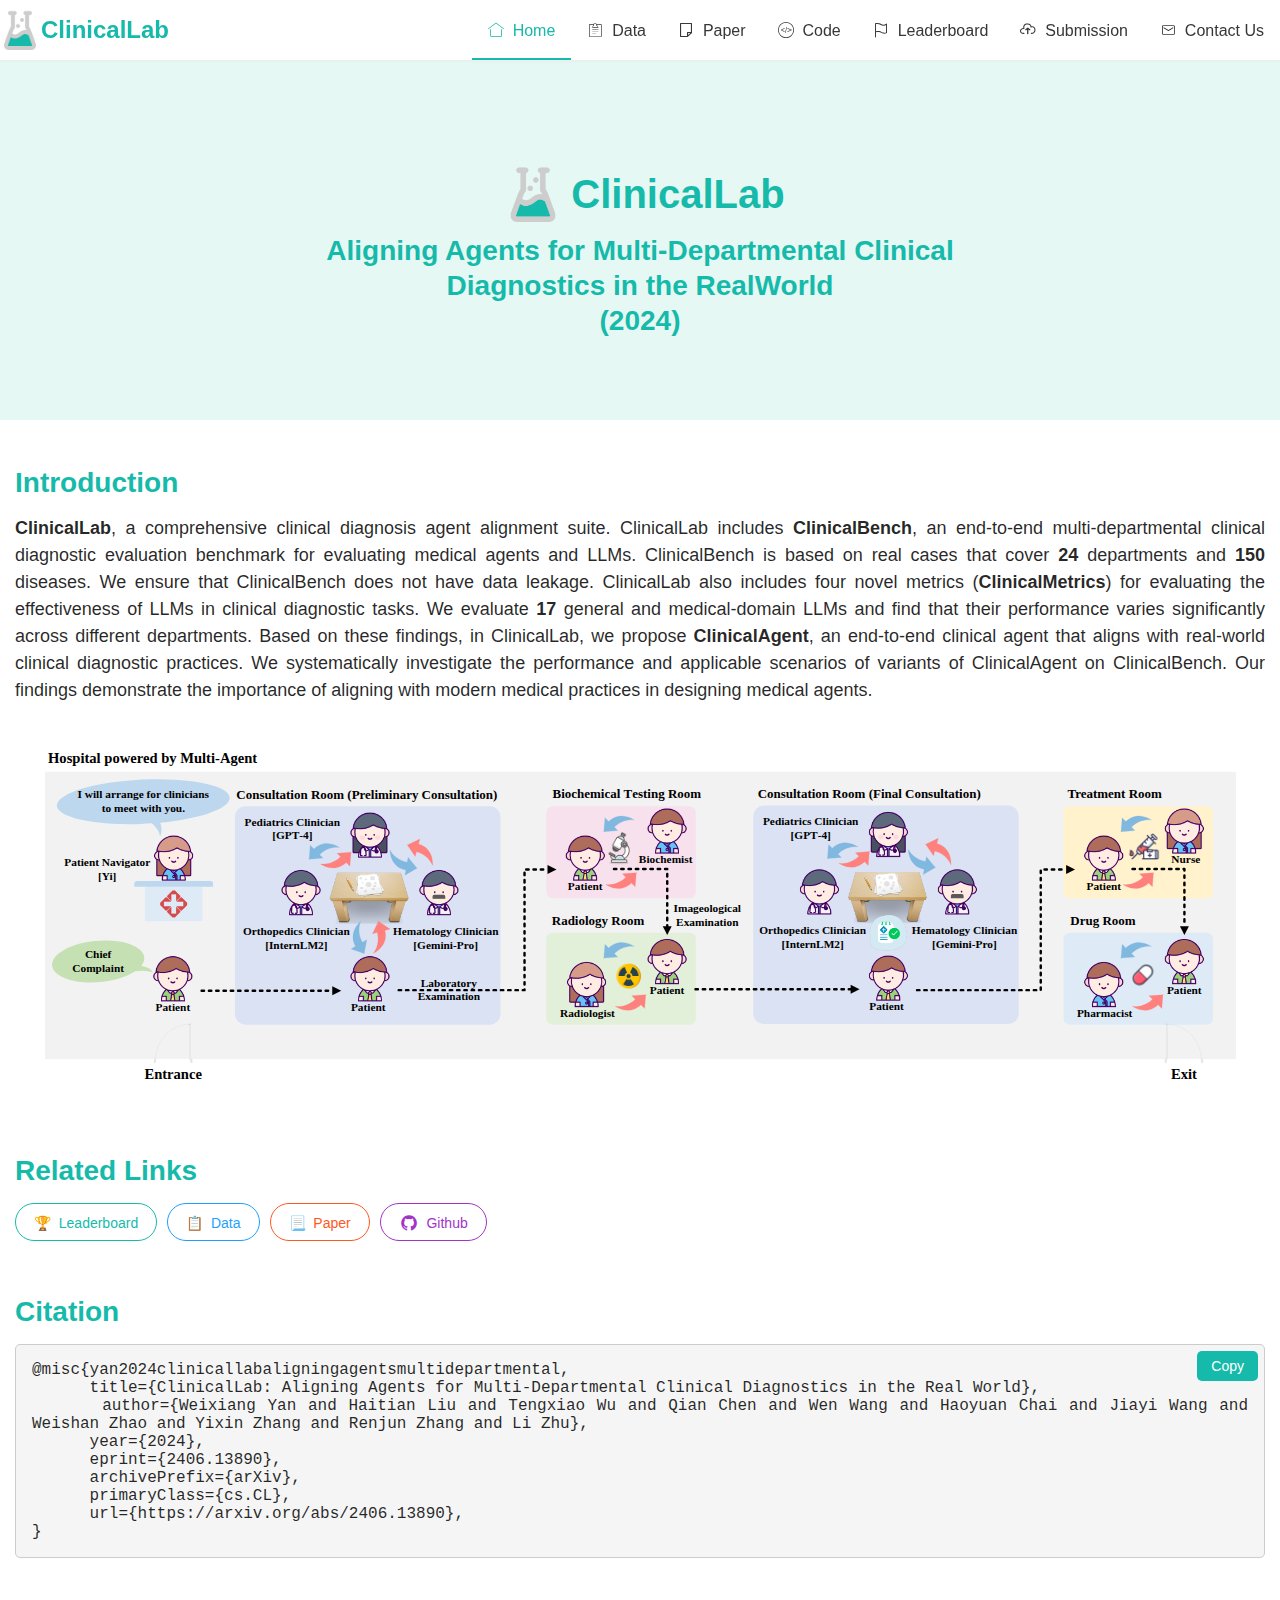
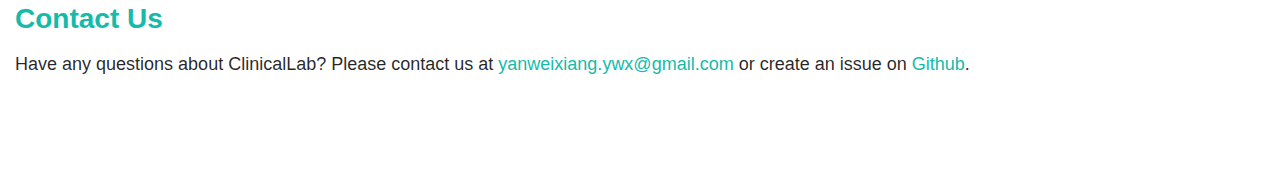
<file: index.html>
<!DOCTYPE html>
<html lang="en">
<head>
    <meta charset="UTF-8">
    <title>ClinicalLab</title>
    <meta name="keywords" content="ClinicalLab">
    <meta name="description" content="ClinicalLab">
    <meta name="renderer" content="webkit">
    <meta http-equiv="X-UA-Compatible" content="IE=edge,chrome=1">
    <meta name="viewport" content="width=device-width,initial-scale=1,maximum-scale=1,minimum-scale=1">
    <link rel="icon" href="static/images/logo.png" type="image/icon type">
    <link rel="stylesheet" href="static/layui/css/layui.css">
    <link rel="stylesheet" href="static/css/main.css">
    <link rel="stylesheet" href="static/css/index.css">
</head>
<body>
<!-- 导航栏部分 -->
<div class="layui-header ws-header ws-bg-light">
    <div class="layui-container">
        <!-- LOGO -->
        <div class="ws-logo">
            <a href="index.html">
                <img src="static/images/logo.png" alt="logo">
            </a>
            <span class="layui-font-green layui-font-24">ClinicalLab</span>
        </div>
        <!-- 菜单 -->
        <div class="ws-header-menu">
            <ul class="layui-nav layui-bg-gray ws-bg-light">
                <li class="layui-nav-item layui-this">
                    <a href="index.html" class="layui-font-16">
                        <i class="layui-icon layui-icon-home layui-font-16"></i>&nbsp;&nbsp;Home
                    </a>
                </li>
                <li class="layui-nav-item">
                    <a href="data.html" class="layui-font-16">
                        <i class="layui-icon layui-icon-form layui-font-16"></i>&nbsp;&nbsp;Data
                    </a>
                </li>
                <li class="layui-nav-item">
                    <a href="https://arxiv.org/abs/2406.13890" class="layui-font-16" target="_blank">
                        <i class="layui-icon layui-icon-file-b layui-font-16"></i>&nbsp;&nbsp;Paper
                    </a>
                </li>
                <li class="layui-nav-item">
                    <a href="https://github.com/WeixiangYAN/ClinicalLab" class="layui-font-16" target="_blank">
                        <i class="layui-icon layui-icon-code-circle layui-font-16"></i>&nbsp;&nbsp;Code
                    </a>
                </li>
                <li class="layui-nav-item">
                    <a href="leaderboard.html" class="layui-font-16">
                        <i class="layui-icon layui-icon-flag layui-font-16"></i>&nbsp;&nbsp;Leaderboard
                    </a>
                </li>
                <li class="layui-nav-item">
                    <a href="submission.html" class="layui-font-16">
                        <i class="layui-icon layui-icon-upload-drag layui-font-16"></i>&nbsp;&nbsp;Submission
                    </a>
                </li>
                <li class="layui-nav-item">
                    <a href="#contact-us" class="layui-font-16">
                        <i class="layui-icon layui-icon-email layui-font-16"></i>&nbsp;&nbsp;Contact Us
                    </a>
                </li>
            </ul>
        </div>
    </div>
</div>
<!-- 主体部分 -->
<div class="ws-container">
    <div id="title">
        <div class="layui-container">
            <div id="title-wrapper">
                <img src="static/images/logo.png" alt="logo">
                <p id="title-text">ClinicalLab</p>
            </div>
            <p id="subtitle-text">
                Aligning Agents for Multi-Departmental Clinical
                <br>
                Diagnostics in the RealWorld
                <br>
                (2024)
            </p>
        </div>
    </div>
    <br><br>
    <div class="layui-container">
        <div class="section">
            <h1>Introduction</h1>
            <br>
            <p>
                <b>ClinicalLab</b>, a comprehensive clinical diagnosis agent alignment suite. ClinicalLab includes <b>ClinicalBench</b>,
                an end-to-end multi-departmental clinical diagnostic evaluation benchmark for evaluating medical agents
                and LLMs. ClinicalBench is based on real cases that cover <b>24</b> departments and <b>150</b> diseases.
                We ensure that ClinicalBench does not have data leakage. ClinicalLab also includes four novel metrics
                (<b>ClinicalMetrics</b>) for evaluating the effectiveness of LLMs in clinical diagnostic tasks. We
                evaluate <b>17</b> general and medical-domain LLMs and find that their performance varies significantly
                across different departments. Based on these findings, in ClinicalLab, we propose <b>ClinicalAgent</b>,
                an end-to-end clinical agent that aligns with real-world clinical diagnostic practices. We
                systematically investigate the performance and applicable scenarios of variants of ClinicalAgent on
                ClinicalBench. Our findings demonstrate the importance of aligning with modern medical practices in
                designing medical agents.
            </p>
            <div class="introduction-box">
                <img src="static/images/figure1.svg" alt="figure1">
            </div>
        </div>
        <div class="section">
            <h1>Related Links</h1>
            <br>
            <div class="layui-btn-container">
                <button type="button" class="layui-btn layui-btn-radius layui-btn-primary layui-border-green"
                        onclick="window.location.href='leaderboard.html'">🏆&nbsp;&nbsp;Leaderboard
                </button>
                <button type="button" class="layui-btn layui-btn-radius layui-btn-primary layui-border-blue"
                        onclick="window.location.href='data.html'">📋&nbsp;&nbsp;Data
                </button>
                <button type="button" class="layui-btn layui-btn-radius layui-btn-primary layui-border-red"
                        onclick="window.location.href='https://arxiv.org/abs/2406.13890'">📃&nbsp;&nbsp;Paper
                </button>
                <button type="button" class="layui-btn layui-btn-radius layui-btn-primary layui-border-purple"
                        onclick="window.location.href='https://github.com/WeixiangYAN/ClinicalLab'"><i
                        class="layui-icon layui-icon-github"></i>&nbsp;&nbsp;Github
                </button>
            </div>
        </div>
        <div class="section">
            <h1>Citation</h1>
            <br>
            <div class="citation-container">
                <pre class="citation-box" id="citation-text">
@misc{yan2024clinicallabaligningagentsmultidepartmental,
      title={ClinicalLab: Aligning Agents for Multi-Departmental Clinical Diagnostics in the Real World},
      author={Weixiang Yan and Haitian Liu and Tengxiao Wu and Qian Chen and Wen Wang and Haoyuan Chai and Jiayi Wang and Weishan Zhao and Yixin Zhang and Renjun Zhang and Li Zhu},
      year={2024},
      eprint={2406.13890},
      archivePrefix={arXiv},
      primaryClass={cs.CL},
      url={https://arxiv.org/abs/2406.13890},
}</pre>
                <button id="citation-btn" onclick="copyToClipboard()">Copy</button>
            </div>
        </div>
        <div class="section" id="contact-us">
            <h1>Contact Us</h1>
            <br>
            <p>
                Have any questions about ClinicalLab? Please contact us at
                <a href="mailto:yanweixiang.ywx@gmail.com" class="ext-link">yanweixiang.ywx@gmail.com</a>
                or create an issue on
                <a href="https://github.com/WeixiangYAN/ClinicalLab" class="ext-link" target="_blank">Github</a>.
            </p>
        </div>
    </div>
    <br><br><br><br>
</div>
<!-- 页脚部分 -->
<!--<div class="ws-footer">
    <div class="layui-container">
        <div class="permission">
            <p>© 2023 - 2024 Vaneval AI</p>
        </div>
    </div>
</div>-->
<script src="static/layui/layui.js"></script>
<script src="static/js/main.js"></script>
<script src="static/js/index.js"></script>
</body>
</html>
</file>
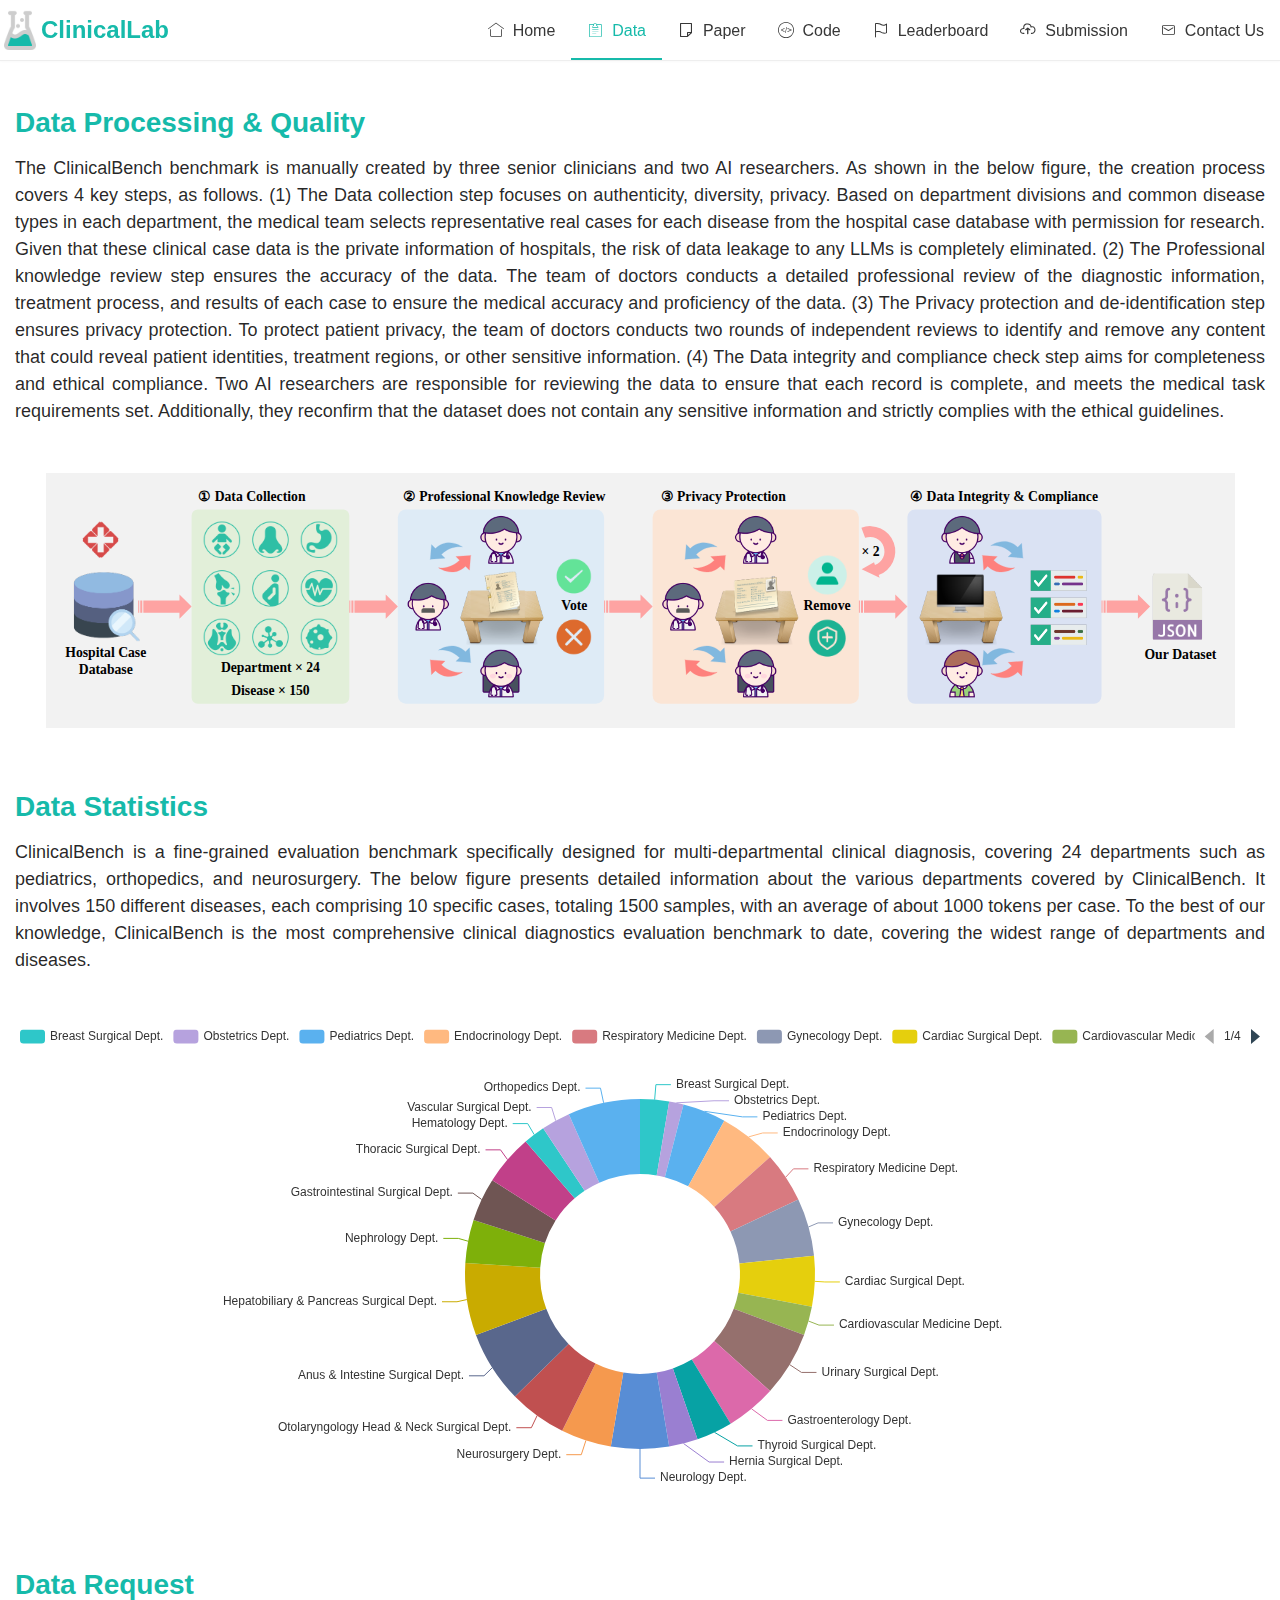
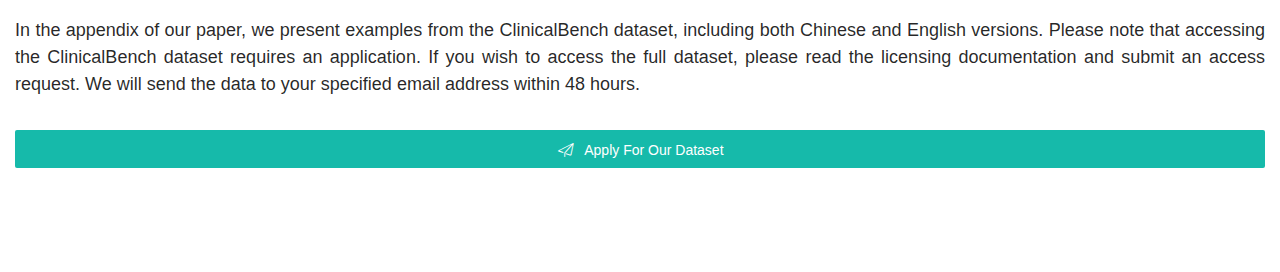
<file: data.html>
<!DOCTYPE html>
<html lang="en">
<head>
    <meta charset="UTF-8">
    <title>ClinicalLab</title>
    <meta name="keywords" content="ClinicalLab">
    <meta name="description" content="ClinicalLab">
    <meta name="renderer" content="webkit">
    <meta http-equiv="X-UA-Compatible" content="IE=edge,chrome=1">
    <meta name="viewport" content="width=device-width,initial-scale=1,maximum-scale=1,minimum-scale=1">
    <link rel="icon" href="static/images/logo.png" type="image/icon type">
    <link rel="stylesheet" href="static/layui/css/layui.css">
    <link rel="stylesheet" href="static/css/main.css">
    <link rel="stylesheet" href="static/css/index.css">
</head>
<body>
<!-- 导航栏部分 -->
<div class="layui-header ws-header ws-bg-light">
    <div class="layui-container">
        <!-- LOGO -->
        <div class="ws-logo">
            <a href="index.html">
                <img src="static/images/logo.png" alt="logo">
            </a>
            <span class="layui-font-green layui-font-24">ClinicalLab</span>
        </div>
        <!-- 菜单 -->
        <div class="ws-header-menu">
            <ul class="layui-nav layui-bg-gray ws-bg-light">
                <li class="layui-nav-item">
                    <a href="index.html" class="layui-font-16">
                        <i class="layui-icon layui-icon-home layui-font-16"></i>&nbsp;&nbsp;Home
                    </a>
                </li>
                <li class="layui-nav-item layui-this">
                    <a href="data.html" class="layui-font-16">
                        <i class="layui-icon layui-icon-form layui-font-16"></i>&nbsp;&nbsp;Data
                    </a>
                </li>
                <li class="layui-nav-item">
                    <a href="https://arxiv.org/abs/2406.13890" class="layui-font-16" target="_blank">
                        <i class="layui-icon layui-icon-file-b layui-font-16"></i>&nbsp;&nbsp;Paper
                    </a>
                </li>
                <li class="layui-nav-item">
                    <a href="https://github.com/WeixiangYAN/ClinicalLab" class="layui-font-16" target="_blank">
                        <i class="layui-icon layui-icon-code-circle layui-font-16"></i>&nbsp;&nbsp;Code
                    </a>
                </li>
                <li class="layui-nav-item">
                    <a href="leaderboard.html" class="layui-font-16">
                        <i class="layui-icon layui-icon-flag layui-font-16"></i>&nbsp;&nbsp;Leaderboard
                    </a>
                </li>
                <li class="layui-nav-item">
                    <a href="submission.html" class="layui-font-16">
                        <i class="layui-icon layui-icon-upload-drag layui-font-16"></i>&nbsp;&nbsp;Submission
                    </a>
                </li>
                <li class="layui-nav-item">
                    <a href="index.html#contact-us" class="layui-font-16">
                        <i class="layui-icon layui-icon-email layui-font-16"></i>&nbsp;&nbsp;Contact Us
                    </a>
                </li>
            </ul>
        </div>
    </div>
</div>
<!-- 主体部分 -->
<div class="ws-container">
    <br><br>
    <div class="layui-container">
        <div class="section">
            <h1>Data Processing & Quality</h1>
            <br>
            <p>
                The ClinicalBench benchmark is manually created by three senior clinicians and two AI researchers. As shown in the below figure, the creation process covers 4 key steps, as follows.
                (1) The Data collection step focuses on authenticity, diversity, privacy. Based on department divisions and common disease types in each department, the medical team selects
                representative real cases for each disease from the hospital case database with permission for research. Given that these clinical case data is the private information of hospitals,
                the risk of data leakage to any LLMs is completely eliminated. (2) The Professional knowledge review step ensures the accuracy of the data. The team of doctors conducts a detailed
                professional review of the diagnostic information, treatment process, and results of each case to ensure the medical accuracy and proficiency of the data. (3) The Privacy protection
                and de-identification step ensures privacy protection. To protect patient privacy, the team of doctors conducts two rounds of independent reviews to identify and remove any content
                that could reveal patient identities, treatment regions, or other sensitive information. (4) The Data integrity and compliance check step aims for completeness and ethical compliance.
                Two AI researchers are responsible for reviewing the data to ensure that each record is complete, and meets the medical task requirements set. Additionally, they reconfirm that the
                dataset does not contain any sensitive information and strictly complies with the ethical guidelines.
            </p>
            <div class="introduction-box">
                <img src="static/images/figure2.svg" alt="figure2">
            </div>
        </div>
        <div class="section">
            <h1>Data Statistics</h1>
            <br>
            <p>
                ClinicalBench is a fine-grained evaluation benchmark specifically designed for multi-departmental clinical diagnosis, covering 24 departments such as pediatrics, orthopedics, and
                neurosurgery. The below figure presents detailed information about the various departments covered by ClinicalBench. It involves 150 different diseases, each comprising 10 specific
                cases, totaling 1500 samples, with an average of about 1000 tokens per case. To the best of our knowledge, ClinicalBench is the most comprehensive clinical diagnostics evaluation
                benchmark to date, covering the widest range of departments and diseases.
            </p>
            <div id="echarts-pie" style="width: 100%; height:500px; padding-top: 50px;"></div>
        </div>
        <div class="section">
            <h1>Data Request</h1>
            <br>
            <p>
                In the appendix of our paper, we present examples from the ClinicalBench dataset, including both Chinese and English versions. Please note that accessing the ClinicalBench dataset
                requires an application. If you wish to access the full dataset, please read the licensing documentation and submit an access request. We will send the data to your specified email
                address within 48 hours.
            </p>
            <br><br>
            <div class="layui-btn-container">
                <button type="button" class="layui-btn layui-btn-fluid"
                        onclick="window.location.href='https://forms.gle/Tkq5UTinW7bBB6388'"><i class="layui-icon layui-icon-release"></i>&nbsp;&nbsp;Apply For Our Dataset
                </button>
            </div>
        </div>
    </div>
    <br><br><br><br>
</div>
<!-- 页脚部分 -->
<!--<div class="ws-footer">
    <div class="layui-container">
        <div class="permission">
            <p>© 2023 - 2024 Vaneval AI</p>
        </div>
    </div>
</div>-->
<script src="static/layui/layui.js"></script>
<script src="static/js/echarts.min.js"></script>
<script src="static/js/macarons.js"></script>
<script src="static/js/main.js"></script>
<script src="static/js/data.js"></script>
</body>
</html>
</file>
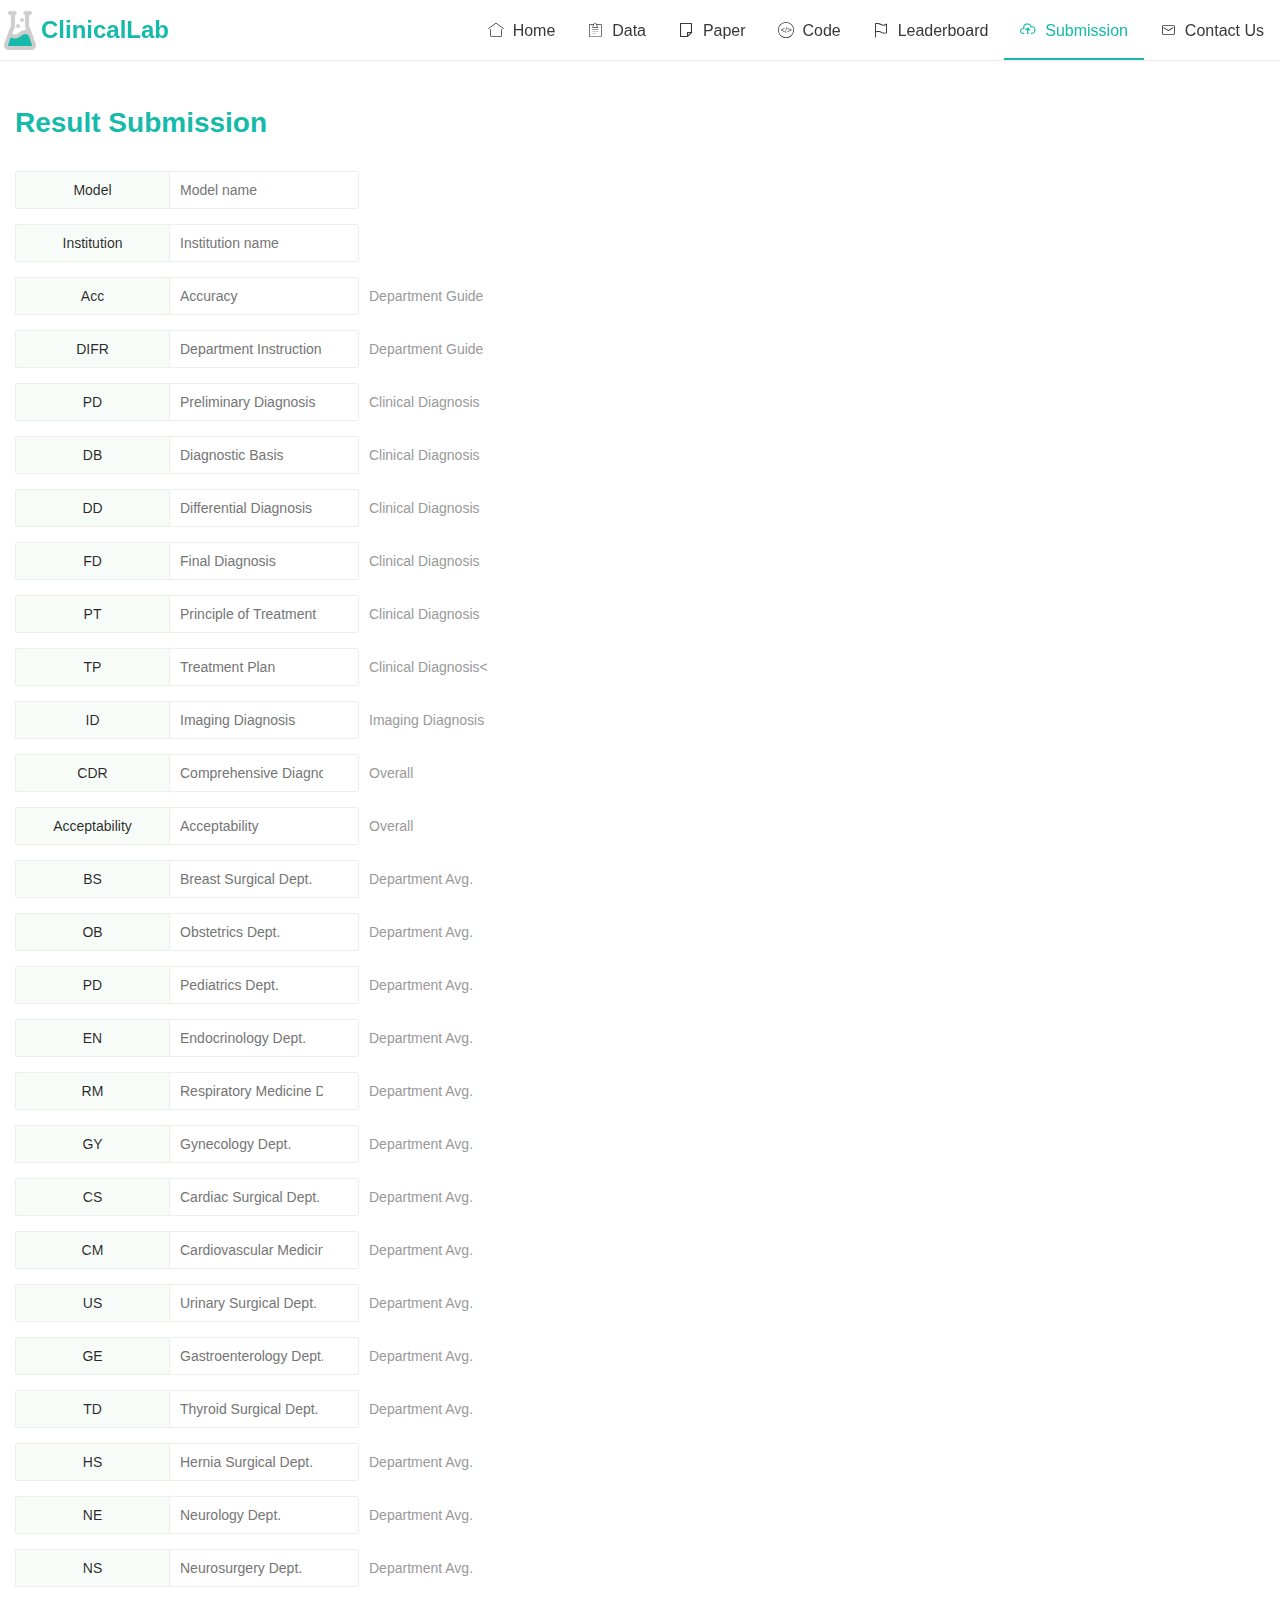
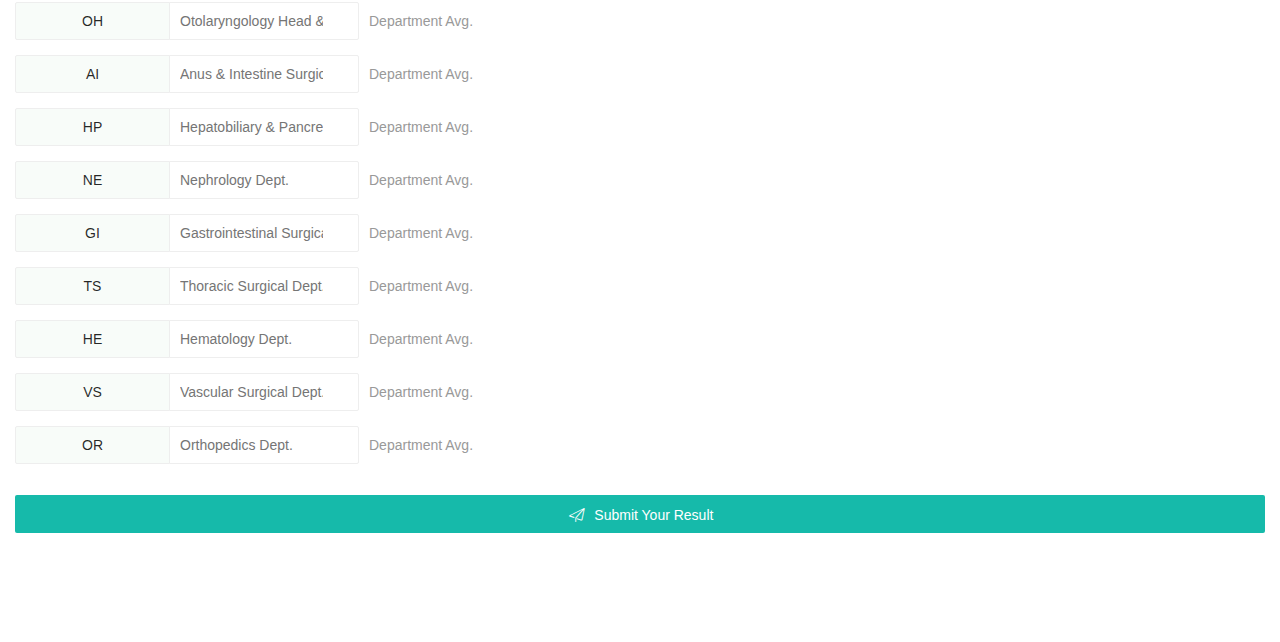
<file: submission.html>
<!DOCTYPE html>
<html lang="en">
<head>
    <meta charset="UTF-8">
    <title>ClinicalLab</title>
    <meta name="keywords" content="ClinicalLab">
    <meta name="description" content="ClinicalLab">
    <meta name="renderer" content="webkit">
    <meta http-equiv="X-UA-Compatible" content="IE=edge,chrome=1">
    <meta name="viewport" content="width=device-width,initial-scale=1,maximum-scale=1,minimum-scale=1">
    <link rel="icon" href="static/images/logo.png" type="image/icon type">
    <link rel="stylesheet" href="static/layui/css/layui.css">
    <link rel="stylesheet" href="static/css/main.css">
    <link rel="stylesheet" href="static/css/index.css">
</head>
<body>
<!-- 导航栏部分 -->
<div class="layui-header ws-header ws-bg-light">
    <div class="layui-container">
        <!-- LOGO -->
        <div class="ws-logo">
            <a href="index.html">
                <img src="static/images/logo.png" alt="logo">
            </a>
            <span class="layui-font-green layui-font-24">ClinicalLab</span>
        </div>
        <!-- 菜单 -->
        <div class="ws-header-menu">
            <ul class="layui-nav layui-bg-gray ws-bg-light">
                <li class="layui-nav-item">
                    <a href="index.html" class="layui-font-16">
                        <i class="layui-icon layui-icon-home layui-font-16"></i>&nbsp;&nbsp;Home
                    </a>
                </li>
                <li class="layui-nav-item">
                    <a href="data.html" class="layui-font-16">
                        <i class="layui-icon layui-icon-form layui-font-16"></i>&nbsp;&nbsp;Data
                    </a>
                </li>
                <li class="layui-nav-item">
                    <a href="https://arxiv.org/abs/2406.13890" class="layui-font-16" target="_blank">
                        <i class="layui-icon layui-icon-file-b layui-font-16"></i>&nbsp;&nbsp;Paper
                    </a>
                </li>
                <li class="layui-nav-item">
                    <a href="https://github.com/WeixiangYAN/ClinicalLab" class="layui-font-16" target="_blank">
                        <i class="layui-icon layui-icon-code-circle layui-font-16"></i>&nbsp;&nbsp;Code
                    </a>
                </li>
                <li class="layui-nav-item">
                    <a href="leaderboard.html" class="layui-font-16">
                        <i class="layui-icon layui-icon-flag layui-font-16"></i>&nbsp;&nbsp;Leaderboard
                    </a>
                </li>
                <li class="layui-nav-item layui-this">
                    <a href="submission.html" class="layui-font-16">
                        <i class="layui-icon layui-icon-upload-drag layui-font-16"></i>&nbsp;&nbsp;Submission
                    </a>
                </li>
                <li class="layui-nav-item">
                    <a href="index.html#contact-us" class="layui-font-16">
                        <i class="layui-icon layui-icon-email layui-font-16"></i>&nbsp;&nbsp;Contact Us
                    </a>
                </li>
            </ul>
        </div>
    </div>
</div>
<!-- 主体部分 -->
<div class="ws-container">
    <br><br>
    <div class="layui-container">
        <div class="section">
            <h1>Result Submission</h1>
            <br><br>
            <form class="layui-form layui-form-pane">
                <div class="layui-form-item">
                    <label class="layui-form-label">Model</label>
                    <div class="layui-input-inline layui-input-wrap">
                        <label>
                            <input type="text" name="model" placeholder="Model name" class="layui-input">
                        </label>
                    </div>
                </div>
                <div class="layui-form-item">
                    <label class="layui-form-label">Institution</label>
                    <div class="layui-input-inline layui-input-wrap">
                        <label>
                            <input type="text" name="institution" placeholder="Institution name" class="layui-input">
                        </label>
                    </div>
                </div>

                <div class="layui-form-item">
                    <label class="layui-form-label">Acc</label>
                    <div class="layui-input-inline layui-input-wrap">
                        <label>
                            <input type="text" name="Acc" placeholder="Accuracy" class="layui-input">
                        </label>
                    </div>
                    <div class="layui-form-mid layui-text-em">Department Guide</div>
                </div>
                <div class="layui-form-item">
                    <label class="layui-form-label">DIFR</label>
                    <div class="layui-input-inline layui-input-wrap">
                        <label>
                            <input type="text" name="DIFR" placeholder="Department Instruction Following Rate" class="layui-input">
                        </label>
                    </div>
                    <div class="layui-form-mid layui-text-em">Department Guide</div>
                </div>
                <div class="layui-form-item">
                    <label class="layui-form-label">PD</label>
                    <div class="layui-input-inline layui-input-wrap">
                        <label>
                            <input type="text" name="PD" placeholder="Preliminary Diagnosis" class="layui-input">
                        </label>
                    </div>
                    <div class="layui-form-mid layui-text-em">Clinical Diagnosis</div>
                </div>
                <div class="layui-form-item">
                    <label class="layui-form-label">DB</label>
                    <div class="layui-input-inline layui-input-wrap">
                        <label>
                            <input type="text" name="DB" placeholder="Diagnostic Basis" class="layui-input">
                        </label>
                    </div>
                    <div class="layui-form-mid layui-text-em">Clinical Diagnosis</div>
                </div>
                <div class="layui-form-item">
                    <label class="layui-form-label">DD</label>
                    <div class="layui-input-inline layui-input-wrap">
                        <label>
                            <input type="text" name="DD" placeholder="Differential Diagnosis" class="layui-input">
                        </label>
                    </div>
                    <div class="layui-form-mid layui-text-em">Clinical Diagnosis</div>
                </div>
                <div class="layui-form-item">
                    <label class="layui-form-label">FD</label>
                    <div class="layui-input-inline layui-input-wrap">
                        <label>
                            <input type="text" name="FD" placeholder="Final Diagnosis" class="layui-input">
                        </label>
                    </div>
                    <div class="layui-form-mid layui-text-em">Clinical Diagnosis</div>
                </div>
                <div class="layui-form-item">
                    <label class="layui-form-label">PT</label>
                    <div class="layui-input-inline layui-input-wrap">
                        <label>
                            <input type="text" name="PT" placeholder="Principle of Treatment" class="layui-input">
                        </label>
                    </div>
                    <div class="layui-form-mid layui-text-em">Clinical Diagnosis</div>
                </div>
                <div class="layui-form-item">
                    <label class="layui-form-label">TP</label>
                    <div class="layui-input-inline layui-input-wrap">
                        <label>
                            <input type="text" name="TP" placeholder="Treatment Plan" class="layui-input">
                        </label>
                    </div>
                    <div class="layui-form-mid layui-text-em">Clinical Diagnosis<</div>
                </div>

                <div class="layui-form-item">
                    <label class="layui-form-label">ID</label>
                    <div class="layui-input-inline layui-input-wrap">
                        <label>
                            <input type="text" name="Acc" placeholder="Imaging Diagnosis" class="layui-input">
                        </label>
                    </div>
                    <div class="layui-form-mid layui-text-em">Imaging Diagnosis</div>
                </div>

                <div class="layui-form-item">
                    <label class="layui-form-label">CDR</label>
                    <div class="layui-input-inline layui-input-wrap">
                        <label>
                            <input type="text" name="Acc" placeholder="Comprehensive Diagnostic Rate" class="layui-input">
                        </label>
                    </div>
                    <div class="layui-form-mid layui-text-em">Overall</div>
                </div>
                <div class="layui-form-item">
                    <label class="layui-form-label">Acceptability</label>
                    <div class="layui-input-inline layui-input-wrap">
                        <label>
                            <input type="text" name="Acc" placeholder="Acceptability" class="layui-input">
                        </label>
                    </div>
                    <div class="layui-form-mid layui-text-em">Overall</div>
                </div>

                <div class="layui-form-item">
                    <label class="layui-form-label">BS</label>
                    <div class="layui-input-inline layui-input-wrap">
                        <label>
                            <input type="text" name="BS" placeholder="Breast Surgical Dept." class="layui-input">
                        </label>
                    </div>
                    <div class="layui-form-mid layui-text-em">Department Avg.</div>
                </div>
                <div class="layui-form-item">
                    <label class="layui-form-label">OB</label>
                    <div class="layui-input-inline layui-input-wrap">
                        <label>
                            <input type="text" name="OB" placeholder="Obstetrics Dept." class="layui-input">
                        </label>
                    </div>
                    <div class="layui-form-mid layui-text-em">Department Avg.</div>
                </div>
                <div class="layui-form-item">
                    <label class="layui-form-label">PD</label>
                    <div class="layui-input-inline layui-input-wrap">
                        <label>
                            <input type="text" name="PD" placeholder="Pediatrics Dept." class="layui-input">
                        </label>
                    </div>
                    <div class="layui-form-mid layui-text-em">Department Avg.</div>
                </div>
                <div class="layui-form-item">
                    <label class="layui-form-label">EN</label>
                    <div class="layui-input-inline layui-input-wrap">
                        <label>
                            <input type="text" name="EN" placeholder="Endocrinology Dept." class="layui-input">
                        </label>
                    </div>
                    <div class="layui-form-mid layui-text-em">Department Avg.</div>
                </div>
                <div class="layui-form-item">
                    <label class="layui-form-label">RM</label>
                    <div class="layui-input-inline layui-input-wrap">
                        <label>
                            <input type="text" name="RM" placeholder="Respiratory Medicine Dept." class="layui-input">
                        </label>
                    </div>
                    <div class="layui-form-mid layui-text-em">Department Avg.</div>
                </div>
                <div class="layui-form-item">
                    <label class="layui-form-label">GY</label>
                    <div class="layui-input-inline layui-input-wrap">
                        <label>
                            <input type="text" name="GY" placeholder="Gynecology Dept." class="layui-input">
                        </label>
                    </div>
                    <div class="layui-form-mid layui-text-em">Department Avg.</div>
                </div>
                <div class="layui-form-item">
                    <label class="layui-form-label">CS</label>
                    <div class="layui-input-inline layui-input-wrap">
                        <label>
                            <input type="text" name="CS" placeholder="Cardiac Surgical Dept." class="layui-input">
                        </label>
                    </div>
                    <div class="layui-form-mid layui-text-em">Department Avg.</div>
                </div>
                <div class="layui-form-item">
                    <label class="layui-form-label">CM</label>
                    <div class="layui-input-inline layui-input-wrap">
                        <label>
                            <input type="text" name="CM" placeholder="Cardiovascular Medicine Dept." class="layui-input">
                        </label>
                    </div>
                    <div class="layui-form-mid layui-text-em">Department Avg.</div>
                </div>
                <div class="layui-form-item">
                    <label class="layui-form-label">US</label>
                    <div class="layui-input-inline layui-input-wrap">
                        <label>
                            <input type="text" name="US" placeholder="Urinary Surgical Dept." class="layui-input">
                        </label>
                    </div>
                    <div class="layui-form-mid layui-text-em">Department Avg.</div>
                </div>
                <div class="layui-form-item">
                    <label class="layui-form-label">GE</label>
                    <div class="layui-input-inline layui-input-wrap">
                        <label>
                            <input type="text" name="GE" placeholder="Gastroenterology Dept." class="layui-input">
                        </label>
                    </div>
                    <div class="layui-form-mid layui-text-em">Department Avg.</div>
                </div>
                <div class="layui-form-item">
                    <label class="layui-form-label">TD</label>
                    <div class="layui-input-inline layui-input-wrap">
                        <label>
                            <input type="text" name="TD" placeholder="Thyroid Surgical Dept." class="layui-input">
                        </label>
                    </div>
                    <div class="layui-form-mid layui-text-em">Department Avg.</div>
                </div>
                <div class="layui-form-item">
                    <label class="layui-form-label">HS</label>
                    <div class="layui-input-inline layui-input-wrap">
                        <label>
                            <input type="text" name="HS" placeholder="Hernia Surgical Dept." class="layui-input">
                        </label>
                    </div>
                    <div class="layui-form-mid layui-text-em">Department Avg.</div>
                </div>
                <div class="layui-form-item">
                    <label class="layui-form-label">NE</label>
                    <div class="layui-input-inline layui-input-wrap">
                        <label>
                            <input type="text" name="NE" placeholder="Neurology Dept." class="layui-input">
                        </label>
                    </div>
                    <div class="layui-form-mid layui-text-em">Department Avg.</div>
                </div>
                <div class="layui-form-item">
                    <label class="layui-form-label">NS</label>
                    <div class="layui-input-inline layui-input-wrap">
                        <label>
                            <input type="text" name="NS" placeholder="Neurosurgery Dept." class="layui-input">
                        </label>
                    </div>
                    <div class="layui-form-mid layui-text-em">Department Avg.</div>
                </div>
                <div class="layui-form-item">
                    <label class="layui-form-label">OH</label>
                    <div class="layui-input-inline layui-input-wrap">
                        <label>
                            <input type="text" name="OH" placeholder="Otolaryngology Head & Neck Surgical Dept." class="layui-input">
                        </label>
                    </div>
                    <div class="layui-form-mid layui-text-em">Department Avg.</div>
                </div>
                <div class="layui-form-item">
                    <label class="layui-form-label">AI</label>
                    <div class="layui-input-inline layui-input-wrap">
                        <label>
                            <input type="text" name="AI" placeholder="Anus & Intestine Surgical Dept." class="layui-input">
                        </label>
                    </div>
                    <div class="layui-form-mid layui-text-em">Department Avg.</div>
                </div>
                <div class="layui-form-item">
                    <label class="layui-form-label">HP</label>
                    <div class="layui-input-inline layui-input-wrap">
                        <label>
                            <input type="text" name="HP" placeholder="Hepatobiliary & Pancreas Surgical Dept." class="layui-input">
                        </label>
                    </div>
                    <div class="layui-form-mid layui-text-em">Department Avg.</div>
                </div>
                <div class="layui-form-item">
                    <label class="layui-form-label">NE</label>
                    <div class="layui-input-inline layui-input-wrap">
                        <label>
                            <input type="text" name="NE" placeholder="Nephrology Dept." class="layui-input">
                        </label>
                    </div>
                    <div class="layui-form-mid layui-text-em">Department Avg.</div>
                </div>
                <div class="layui-form-item">
                    <label class="layui-form-label">GI</label>
                    <div class="layui-input-inline layui-input-wrap">
                        <label>
                            <input type="text" name="GI" placeholder="Gastrointestinal Surgical Dept." class="layui-input">
                        </label>
                    </div>
                    <div class="layui-form-mid layui-text-em">Department Avg.</div>
                </div>
                <div class="layui-form-item">
                    <label class="layui-form-label">TS</label>
                    <div class="layui-input-inline layui-input-wrap">
                        <label>
                            <input type="text" name="TS" placeholder="Thoracic Surgical Dept." class="layui-input">
                        </label>
                    </div>
                    <div class="layui-form-mid layui-text-em">Department Avg.</div>
                </div>
                <div class="layui-form-item">
                    <label class="layui-form-label">HE</label>
                    <div class="layui-input-inline layui-input-wrap">
                        <label>
                            <input type="text" name="HE" placeholder="Hematology Dept." class="layui-input">
                        </label>
                    </div>
                    <div class="layui-form-mid layui-text-em">Department Avg.</div>
                </div>
                <div class="layui-form-item">
                    <label class="layui-form-label">VS</label>
                    <div class="layui-input-inline layui-input-wrap">
                        <label>
                            <input type="text" name="VS" placeholder="Vascular Surgical Dept." class="layui-input">
                        </label>
                    </div>
                    <div class="layui-form-mid layui-text-em">Department Avg.</div>
                </div>
                <div class="layui-form-item">
                    <label class="layui-form-label">OR</label>
                    <div class="layui-input-inline layui-input-wrap">
                        <label>
                            <input type="text" name="OR" placeholder="Orthopedics Dept." class="layui-input">
                        </label>
                    </div>
                    <div class="layui-form-mid layui-text-em">Department Avg.</div>
                </div>

                <br>
                <div class="layui-form-item">
                    <button type="button" class="layui-btn layui-btn-fluid" lay-submit lay-filter="result-submit">
                        <i class="layui-icon layui-icon-release"></i>&nbsp;&nbsp;Submit Your Result
                    </button>
                </div>
            </form>
        </div>
    </div>
    <br><br><br><br>
</div>
<!-- 页脚部分 -->
<!--<div class="ws-footer">
    <div class="layui-container">
        <div class="permission">
            <p>© 2023 - 2024 Vaneval AI</p>
        </div>
    </div>
</div>-->
<script src="static/layui/layui.js"></script>
<script src="static/js/main.js"></script>
<script src="static/js/submission.js"></script>
<script src="static/js/email.min.js"></script>
</body>
</html>
</file>
<file: static/layui/css/layui.css>
blockquote,body,button,dd,div,dl,dt,form,h1,h2,h3,h4,h5,h6,input,li,ol,p,pre,td,textarea,th,ul{margin:0;padding:0;-webkit-tap-highlight-color:rgba(0,0,0,0)}a:active,a:hover{outline:0}img{display:inline-block;border:none;vertical-align:middle}li{list-style:none}table{border-collapse:collapse;border-spacing:0}h1,h2,h3,h4{font-weight:700}h5,h6{font-weight:500;font-size:100%}button,input,select,textarea{font-size:100%}button,input,optgroup,option,select,textarea{font-family:inherit;font-size:inherit;font-style:inherit;font-weight:inherit;outline:0}pre{white-space:pre-wrap;white-space:-moz-pre-wrap;white-space:-pre-wrap;white-space:-o-pre-wrap;word-wrap:break-word}body{line-height:1.6;color:#333;color:rgba(0,0,0,.85);font:14px Helvetica Neue,Helvetica,PingFang SC,Tahoma,Arial,sans-serif}hr{height:0;line-height:0;margin:10px 0;padding:0;border:none;border-bottom:1px solid #eee;clear:both;overflow:hidden;background:0 0}a{color:#333;text-decoration:none}a:hover{color:#777}a cite{font-style:normal;*cursor:pointer}.layui-border-box,.layui-border-box *{box-sizing:border-box}.layui-box,.layui-box *{box-sizing:content-box}.layui-clear{clear:both;*zoom:1}.layui-clear:after{content:'\20';clear:both;*zoom:1;display:block;height:0}.layui-clear-space{word-spacing:-5px}.layui-inline{position:relative;display:inline-block;*display:inline;*zoom:1;vertical-align:middle}.layui-edge{position:relative;display:inline-block;vertical-align:middle;width:0;height:0;border-width:6px;border-style:dashed;border-color:transparent;overflow:hidden}.layui-edge-top{top:-4px;border-bottom-color:#999;border-bottom-style:solid}.layui-edge-right{border-left-color:#999;border-left-style:solid}.layui-edge-bottom{top:2px;border-top-color:#999;border-top-style:solid}.layui-edge-left{border-right-color:#999;border-right-style:solid}.layui-elip{text-overflow:ellipsis;overflow:hidden;white-space:nowrap}.layui-disabled,.layui-icon,.layui-unselect{-moz-user-select:none;-webkit-user-select:none;-ms-user-select:none}.layui-disabled,.layui-disabled:hover{color:#d2d2d2!important;cursor:not-allowed!important}.layui-circle{border-radius:100%}.layui-show{display:block!important}.layui-hide{display:none!important}.layui-show-v{visibility:visible!important}.layui-hide-v{visibility:hidden!important}@font-face{font-family:layui-icon;src:url(../font/iconfont.eot?v=282);src:url(../font/iconfont.eot?v=282#iefix) format('embedded-opentype'),url(../font/iconfont.woff2?v=282) format('woff2'),url(../font/iconfont.woff?v=282) format('woff'),url(../font/iconfont.ttf?v=282) format('truetype'),url(../font/iconfont.svg?v=282#layui-icon) format('svg')}.layui-icon{font-family:layui-icon!important;font-size:16px;font-style:normal;-webkit-font-smoothing:antialiased;-moz-osx-font-smoothing:grayscale}.layui-icon-leaf:before{content:"\e701"}.layui-icon-folder:before{content:"\eabe"}.layui-icon-folder-open:before{content:"\eac1"}.layui-icon-gitee:before{content:"\e69b"}.layui-icon-github:before{content:"\e6a7"}.layui-icon-disabled:before{content:"\e6cc"}.layui-icon-moon:before{content:"\e6c2"}.layui-icon-error:before{content:"\e693"}.layui-icon-success:before{content:"\e697"}.layui-icon-question:before{content:"\e699"}.layui-icon-lock:before{content:"\e69a"}.layui-icon-eye:before{content:"\e695"}.layui-icon-eye-invisible:before{content:"\e696"}.layui-icon-backspace:before{content:"\e694"}.layui-icon-tips-fill:before{content:"\eb2e"}.layui-icon-test:before{content:"\e692"}.layui-icon-clear:before{content:"\e788"}.layui-icon-heart-fill:before{content:"\e68f"}.layui-icon-light:before{content:"\e748"}.layui-icon-music:before{content:"\e690"}.layui-icon-time:before{content:"\e68d"}.layui-icon-ie:before{content:"\e7bb"}.layui-icon-firefox:before{content:"\e686"}.layui-icon-at:before{content:"\e687"}.layui-icon-bluetooth:before{content:"\e689"}.layui-icon-chrome:before{content:"\e68a"}.layui-icon-edge:before{content:"\e68b"}.layui-icon-heart:before{content:"\e68c"}.layui-icon-key:before{content:"\e683"}.layui-icon-android:before{content:"\e684"}.layui-icon-mike:before{content:"\e6dc"}.layui-icon-mute:before{content:"\e685"}.layui-icon-gift:before{content:"\e627"}.layui-icon-windows:before{content:"\e67f"}.layui-icon-ios:before{content:"\e680"}.layui-icon-logout:before{content:"\e682"}.layui-icon-wifi:before{content:"\e7e0"}.layui-icon-rss:before{content:"\e808"}.layui-icon-email:before{content:"\e618"}.layui-icon-reduce-circle:before{content:"\e616"}.layui-icon-transfer:before{content:"\e691"}.layui-icon-service:before{content:"\e626"}.layui-icon-addition:before{content:"\e624"}.layui-icon-subtraction:before{content:"\e67e"}.layui-icon-slider:before{content:"\e714"}.layui-icon-print:before{content:"\e66d"}.layui-icon-export:before{content:"\e67d"}.layui-icon-cols:before{content:"\e610"}.layui-icon-screen-full:before{content:"\e622"}.layui-icon-screen-restore:before{content:"\e758"}.layui-icon-rate-half:before{content:"\e6c9"}.layui-icon-rate-solid:before{content:"\e67a"}.layui-icon-rate:before{content:"\e67b"}.layui-icon-cellphone:before{content:"\e678"}.layui-icon-vercode:before{content:"\e679"}.layui-icon-login-weibo:before{content:"\e675"}.layui-icon-login-qq:before{content:"\e676"}.layui-icon-login-wechat:before{content:"\e677"}.layui-icon-username:before{content:"\e66f"}.layui-icon-password:before{content:"\e673"}.layui-icon-refresh-3:before{content:"\e9aa"}.layui-icon-auz:before{content:"\e672"}.layui-icon-shrink-right:before{content:"\e668"}.layui-icon-spread-left:before{content:"\e66b"}.layui-icon-snowflake:before{content:"\e6b1"}.layui-icon-tips:before{content:"\e702"}.layui-icon-note:before{content:"\e66e"}.layui-icon-senior:before{content:"\e674"}.layui-icon-refresh-1:before{content:"\e666"}.layui-icon-refresh:before{content:"\e669"}.layui-icon-flag:before{content:"\e66c"}.layui-icon-theme:before{content:"\e66a"}.layui-icon-notice:before{content:"\e667"}.layui-icon-console:before{content:"\e665"}.layui-icon-website:before{content:"\e7ae"}.layui-icon-face-surprised:before{content:"\e664"}.layui-icon-set:before{content:"\e716"}.layui-icon-template:before{content:"\e663"}.layui-icon-app:before{content:"\e653"}.layui-icon-template-1:before{content:"\e656"}.layui-icon-home:before{content:"\e68e"}.layui-icon-female:before{content:"\e661"}.layui-icon-male:before{content:"\e662"}.layui-icon-tread:before{content:"\e6c5"}.layui-icon-praise:before{content:"\e6c6"}.layui-icon-rmb:before{content:"\e65e"}.layui-icon-more:before{content:"\e65f"}.layui-icon-camera:before{content:"\e660"}.layui-icon-cart-simple:before{content:"\e698"}.layui-icon-face-cry:before{content:"\e69c"}.layui-icon-face-smile:before{content:"\e6af"}.layui-icon-survey:before{content:"\e6b2"}.layui-icon-read:before{content:"\e705"}.layui-icon-location:before{content:"\e715"}.layui-icon-dollar:before{content:"\e659"}.layui-icon-diamond:before{content:"\e735"}.layui-icon-return:before{content:"\e65c"}.layui-icon-camera-fill:before{content:"\e65d"}.layui-icon-fire:before{content:"\e756"}.layui-icon-more-vertical:before{content:"\e671"}.layui-icon-cart:before{content:"\e657"}.layui-icon-star-fill:before{content:"\e658"}.layui-icon-prev:before{content:"\e65a"}.layui-icon-next:before{content:"\e65b"}.layui-icon-upload:before{content:"\e67c"}.layui-icon-upload-drag:before{content:"\e681"}.layui-icon-user:before{content:"\e770"}.layui-icon-file-b:before{content:"\e655"}.layui-icon-component:before{content:"\e857"}.layui-icon-find-fill:before{content:"\e670"}.layui-icon-loading:before{content:"\e63d"}.layui-icon-loading-1:before{content:"\e63e"}.layui-icon-add-1:before{content:"\e654"}.layui-icon-pause:before{content:"\e651"}.layui-icon-play:before{content:"\e652"}.layui-icon-video:before{content:"\e6ed"}.layui-icon-headset:before{content:"\e6fc"}.layui-icon-voice:before{content:"\e688"}.layui-icon-speaker:before{content:"\e645"}.layui-icon-fonts-del:before{content:"\e64f"}.layui-icon-fonts-html:before{content:"\e64b"}.layui-icon-fonts-code:before{content:"\e64e"}.layui-icon-fonts-strong:before{content:"\e62b"}.layui-icon-unlink:before{content:"\e64d"}.layui-icon-picture:before{content:"\e64a"}.layui-icon-link:before{content:"\e64c"}.layui-icon-face-smile-b:before{content:"\e650"}.layui-icon-align-center:before{content:"\e647"}.layui-icon-align-right:before{content:"\e648"}.layui-icon-align-left:before{content:"\e649"}.layui-icon-fonts-u:before{content:"\e646"}.layui-icon-fonts-i:before{content:"\e644"}.layui-icon-tabs:before{content:"\e62a"}.layui-icon-circle:before{content:"\e63f"}.layui-icon-radio:before{content:"\e643"}.layui-icon-share:before{content:"\e641"}.layui-icon-edit:before{content:"\e642"}.layui-icon-delete:before{content:"\e640"}.layui-icon-engine:before{content:"\e628"}.layui-icon-chart-screen:before{content:"\e629"}.layui-icon-chart:before{content:"\e62c"}.layui-icon-table:before{content:"\e62d"}.layui-icon-tree:before{content:"\e62e"}.layui-icon-upload-circle:before{content:"\e62f"}.layui-icon-templeate-1:before{content:"\e630"}.layui-icon-util:before{content:"\e631"}.layui-icon-layouts:before{content:"\e632"}.layui-icon-prev-circle:before{content:"\e633"}.layui-icon-carousel:before{content:"\e634"}.layui-icon-code-circle:before{content:"\e635"}.layui-icon-water:before{content:"\e636"}.layui-icon-date:before{content:"\e637"}.layui-icon-layer:before{content:"\e638"}.layui-icon-fonts-clear:before{content:"\e639"}.layui-icon-dialogue:before{content:"\e63a"}.layui-icon-cellphone-fine:before{content:"\e63b"}.layui-icon-form:before{content:"\e63c"}.layui-icon-file:before{content:"\e621"}.layui-icon-triangle-r:before{content:"\e623"}.layui-icon-triangle-d:before{content:"\e625"}.layui-icon-set-sm:before{content:"\e620"}.layui-icon-add-circle:before{content:"\e61f"}.layui-icon-layim-download:before{content:"\e61e"}.layui-icon-layim-uploadfile:before{content:"\e61d"}.layui-icon-404:before{content:"\e61c"}.layui-icon-about:before{content:"\e60b"}.layui-icon-layim-theme:before{content:"\e61b"}.layui-icon-down:before{content:"\e61a"}.layui-icon-up:before{content:"\e619"}.layui-icon-circle-dot:before{content:"\e617"}.layui-icon-set-fill:before{content:"\e614"}.layui-icon-search:before{content:"\e615"}.layui-icon-friends:before{content:"\e612"}.layui-icon-group:before{content:"\e613"}.layui-icon-reply-fill:before{content:"\e611"}.layui-icon-menu-fill:before{content:"\e60f"}.layui-icon-face-smile-fine:before{content:"\e60c"}.layui-icon-picture-fine:before{content:"\e60d"}.layui-icon-log:before{content:"\e60e"}.layui-icon-list:before{content:"\e60a"}.layui-icon-release:before{content:"\e609"}.layui-icon-add-circle-fine:before{content:"\e608"}.layui-icon-ok:before{content:"\e605"}.layui-icon-help:before{content:"\e607"}.layui-icon-chat:before{content:"\e606"}.layui-icon-top:before{content:"\e604"}.layui-icon-right:before{content:"\e602"}.layui-icon-left:before{content:"\e603"}.layui-icon-star:before{content:"\e600"}.layui-icon-download-circle:before{content:"\e601"}.layui-icon-close:before{content:"\1006"}.layui-icon-close-fill:before{content:"\1007"}.layui-icon-ok-circle:before{content:"\1005"}.layui-main{position:relative;width:1160px;margin:0 auto}.layui-header{position:relative;z-index:1000;height:60px}.layui-header a:hover{transition:all .5s;-webkit-transition:all .5s}.layui-side{position:fixed;left:0;top:0;bottom:0;z-index:999;width:200px;overflow-x:hidden}.layui-side-scroll{position:relative;width:220px;height:100%;overflow-x:hidden}.layui-body{position:relative;left:200px;right:0;top:0;bottom:0;z-index:900;width:auto;box-sizing:border-box}.layui-layout-body{overflow-x:hidden}.layui-layout-admin .layui-header{position:fixed;top:0;left:0;right:0;background-color:#23292e}.layui-layout-admin .layui-side{top:60px;width:200px;overflow-x:hidden}.layui-layout-admin .layui-body{position:absolute;top:60px;padding-bottom:44px}.layui-layout-admin .layui-main{width:auto;margin:0 15px}.layui-layout-admin .layui-footer{position:fixed;left:200px;right:0;bottom:0;z-index:990;height:44px;line-height:44px;padding:0 15px;box-shadow:-1px 0 4px rgb(0 0 0 / 12%);background-color:#fafafa}.layui-layout-admin .layui-logo{position:absolute;left:0;top:0;width:200px;height:100%;line-height:60px;text-align:center;color:#16baaa;font-size:16px;box-shadow:0 1px 2px 0 rgb(0 0 0 / 15%)}.layui-layout-admin .layui-header .layui-nav{background:0 0}.layui-layout-left{position:absolute!important;left:200px;top:0}.layui-layout-right{position:absolute!important;right:0;top:0}.layui-container{position:relative;margin:0 auto;box-sizing:border-box}.layui-fluid{position:relative;margin:0 auto;padding:0 15px}.layui-row:after,.layui-row:before{content:"";display:block;clear:both}.layui-col-lg1,.layui-col-lg10,.layui-col-lg11,.layui-col-lg12,.layui-col-lg2,.layui-col-lg3,.layui-col-lg4,.layui-col-lg5,.layui-col-lg6,.layui-col-lg7,.layui-col-lg8,.layui-col-lg9,.layui-col-md1,.layui-col-md10,.layui-col-md11,.layui-col-md12,.layui-col-md2,.layui-col-md3,.layui-col-md4,.layui-col-md5,.layui-col-md6,.layui-col-md7,.layui-col-md8,.layui-col-md9,.layui-col-sm1,.layui-col-sm10,.layui-col-sm11,.layui-col-sm12,.layui-col-sm2,.layui-col-sm3,.layui-col-sm4,.layui-col-sm5,.layui-col-sm6,.layui-col-sm7,.layui-col-sm8,.layui-col-sm9,.layui-col-xl1,.layui-col-xl10,.layui-col-xl11,.layui-col-xl12,.layui-col-xl2,.layui-col-xl3,.layui-col-xl4,.layui-col-xl5,.layui-col-xl6,.layui-col-xl7,.layui-col-xl8,.layui-col-xl9,.layui-col-xs1,.layui-col-xs10,.layui-col-xs11,.layui-col-xs12,.layui-col-xs2,.layui-col-xs3,.layui-col-xs4,.layui-col-xs5,.layui-col-xs6,.layui-col-xs7,.layui-col-xs8,.layui-col-xs9{position:relative;display:block;box-sizing:border-box}.layui-col-xs1,.layui-col-xs10,.layui-col-xs11,.layui-col-xs12,.layui-col-xs2,.layui-col-xs3,.layui-col-xs4,.layui-col-xs5,.layui-col-xs6,.layui-col-xs7,.layui-col-xs8,.layui-col-xs9{float:left}.layui-col-xs1{width:8.33333333%}.layui-col-xs2{width:16.66666667%}.layui-col-xs3{width:25%}.layui-col-xs4{width:33.33333333%}.layui-col-xs5{width:41.66666667%}.layui-col-xs6{width:50%}.layui-col-xs7{width:58.33333333%}.layui-col-xs8{width:66.66666667%}.layui-col-xs9{width:75%}.layui-col-xs10{width:83.33333333%}.layui-col-xs11{width:91.66666667%}.layui-col-xs12{width:100%}.layui-col-xs-offset1{margin-left:8.33333333%}.layui-col-xs-offset2{margin-left:16.66666667%}.layui-col-xs-offset3{margin-left:25%}.layui-col-xs-offset4{margin-left:33.33333333%}.layui-col-xs-offset5{margin-left:41.66666667%}.layui-col-xs-offset6{margin-left:50%}.layui-col-xs-offset7{margin-left:58.33333333%}.layui-col-xs-offset8{margin-left:66.66666667%}.layui-col-xs-offset9{margin-left:75%}.layui-col-xs-offset10{margin-left:83.33333333%}.layui-col-xs-offset11{margin-left:91.66666667%}.layui-col-xs-offset12{margin-left:100%}@media screen and (max-width:767.98px){.layui-container{padding:0 15px}.layui-hide-xs{display:none!important}.layui-show-xs-block{display:block!important}.layui-show-xs-inline{display:inline!important}.layui-show-xs-inline-block{display:inline-block!important}}@media screen and (min-width:768px){.layui-container{width:720px}.layui-hide-sm{display:none!important}.layui-show-sm-block{display:block!important}.layui-show-sm-inline{display:inline!important}.layui-show-sm-inline-block{display:inline-block!important}.layui-col-sm1,.layui-col-sm10,.layui-col-sm11,.layui-col-sm12,.layui-col-sm2,.layui-col-sm3,.layui-col-sm4,.layui-col-sm5,.layui-col-sm6,.layui-col-sm7,.layui-col-sm8,.layui-col-sm9{float:left}.layui-col-sm1{width:8.33333333%}.layui-col-sm2{width:16.66666667%}.layui-col-sm3{width:25%}.layui-col-sm4{width:33.33333333%}.layui-col-sm5{width:41.66666667%}.layui-col-sm6{width:50%}.layui-col-sm7{width:58.33333333%}.layui-col-sm8{width:66.66666667%}.layui-col-sm9{width:75%}.layui-col-sm10{width:83.33333333%}.layui-col-sm11{width:91.66666667%}.layui-col-sm12{width:100%}.layui-col-sm-offset1{margin-left:8.33333333%}.layui-col-sm-offset2{margin-left:16.66666667%}.layui-col-sm-offset3{margin-left:25%}.layui-col-sm-offset4{margin-left:33.33333333%}.layui-col-sm-offset5{margin-left:41.66666667%}.layui-col-sm-offset6{margin-left:50%}.layui-col-sm-offset7{margin-left:58.33333333%}.layui-col-sm-offset8{margin-left:66.66666667%}.layui-col-sm-offset9{margin-left:75%}.layui-col-sm-offset10{margin-left:83.33333333%}.layui-col-sm-offset11{margin-left:91.66666667%}.layui-col-sm-offset12{margin-left:100%}}@media screen and (min-width:992px){.layui-container{width:960px}.layui-hide-md{display:none!important}.layui-show-md-block{display:block!important}.layui-show-md-inline{display:inline!important}.layui-show-md-inline-block{display:inline-block!important}.layui-col-md1,.layui-col-md10,.layui-col-md11,.layui-col-md12,.layui-col-md2,.layui-col-md3,.layui-col-md4,.layui-col-md5,.layui-col-md6,.layui-col-md7,.layui-col-md8,.layui-col-md9{float:left}.layui-col-md1{width:8.33333333%}.layui-col-md2{width:16.66666667%}.layui-col-md3{width:25%}.layui-col-md4{width:33.33333333%}.layui-col-md5{width:41.66666667%}.layui-col-md6{width:50%}.layui-col-md7{width:58.33333333%}.layui-col-md8{width:66.66666667%}.layui-col-md9{width:75%}.layui-col-md10{width:83.33333333%}.layui-col-md11{width:91.66666667%}.layui-col-md12{width:100%}.layui-col-md-offset1{margin-left:8.33333333%}.layui-col-md-offset2{margin-left:16.66666667%}.layui-col-md-offset3{margin-left:25%}.layui-col-md-offset4{margin-left:33.33333333%}.layui-col-md-offset5{margin-left:41.66666667%}.layui-col-md-offset6{margin-left:50%}.layui-col-md-offset7{margin-left:58.33333333%}.layui-col-md-offset8{margin-left:66.66666667%}.layui-col-md-offset9{margin-left:75%}.layui-col-md-offset10{margin-left:83.33333333%}.layui-col-md-offset11{margin-left:91.66666667%}.layui-col-md-offset12{margin-left:100%}}@media screen and (min-width:1200px){.layui-container{width:1150px}.layui-hide-lg{display:none!important}.layui-show-lg-block{display:block!important}.layui-show-lg-inline{display:inline!important}.layui-show-lg-inline-block{display:inline-block!important}.layui-col-lg1,.layui-col-lg10,.layui-col-lg11,.layui-col-lg12,.layui-col-lg2,.layui-col-lg3,.layui-col-lg4,.layui-col-lg5,.layui-col-lg6,.layui-col-lg7,.layui-col-lg8,.layui-col-lg9{float:left}.layui-col-lg1{width:8.33333333%}.layui-col-lg2{width:16.66666667%}.layui-col-lg3{width:25%}.layui-col-lg4{width:33.33333333%}.layui-col-lg5{width:41.66666667%}.layui-col-lg6{width:50%}.layui-col-lg7{width:58.33333333%}.layui-col-lg8{width:66.66666667%}.layui-col-lg9{width:75%}.layui-col-lg10{width:83.33333333%}.layui-col-lg11{width:91.66666667%}.layui-col-lg12{width:100%}.layui-col-lg-offset1{margin-left:8.33333333%}.layui-col-lg-offset2{margin-left:16.66666667%}.layui-col-lg-offset3{margin-left:25%}.layui-col-lg-offset4{margin-left:33.33333333%}.layui-col-lg-offset5{margin-left:41.66666667%}.layui-col-lg-offset6{margin-left:50%}.layui-col-lg-offset7{margin-left:58.33333333%}.layui-col-lg-offset8{margin-left:66.66666667%}.layui-col-lg-offset9{margin-left:75%}.layui-col-lg-offset10{margin-left:83.33333333%}.layui-col-lg-offset11{margin-left:91.66666667%}.layui-col-lg-offset12{margin-left:100%}}@media screen and (min-width:1400px){.layui-container{width:1330px}.layui-hide-xl{display:none!important}.layui-show-xl-block{display:block!important}.layui-show-xl-inline{display:inline!important}.layui-show-xl-inline-block{display:inline-block!important}.layui-col-xl1,.layui-col-xl10,.layui-col-xl11,.layui-col-xl12,.layui-col-xl2,.layui-col-xl3,.layui-col-xl4,.layui-col-xl5,.layui-col-xl6,.layui-col-xl7,.layui-col-xl8,.layui-col-xl9{float:left}.layui-col-xl1{width:8.33333333%}.layui-col-xl2{width:16.66666667%}.layui-col-xl3{width:25%}.layui-col-xl4{width:33.33333333%}.layui-col-xl5{width:41.66666667%}.layui-col-xl6{width:50%}.layui-col-xl7{width:58.33333333%}.layui-col-xl8{width:66.66666667%}.layui-col-xl9{width:75%}.layui-col-xl10{width:83.33333333%}.layui-col-xl11{width:91.66666667%}.layui-col-xl12{width:100%}.layui-col-xl-offset1{margin-left:8.33333333%}.layui-col-xl-offset2{margin-left:16.66666667%}.layui-col-xl-offset3{margin-left:25%}.layui-col-xl-offset4{margin-left:33.33333333%}.layui-col-xl-offset5{margin-left:41.66666667%}.layui-col-xl-offset6{margin-left:50%}.layui-col-xl-offset7{margin-left:58.33333333%}.layui-col-xl-offset8{margin-left:66.66666667%}.layui-col-xl-offset9{margin-left:75%}.layui-col-xl-offset10{margin-left:83.33333333%}.layui-col-xl-offset11{margin-left:91.66666667%}.layui-col-xl-offset12{margin-left:100%}}.layui-col-space1{margin:-.5px}.layui-col-space1>*{padding:.5px}.layui-col-space2{margin:-1px}.layui-col-space2>*{padding:1px}.layui-col-space4{margin:-2px}.layui-col-space4>*{padding:2px}.layui-col-space5{margin:-2.5px}.layui-col-space5>*{padding:2.5px}.layui-col-space6{margin:-3px}.layui-col-space6>*{padding:3px}.layui-col-space8{margin:-4px}.layui-col-space8>*{padding:4px}.layui-col-space10{margin:-5px}.layui-col-space10>*{padding:5px}.layui-col-space12{margin:-6px}.layui-col-space12>*{padding:6px}.layui-col-space14{margin:-7px}.layui-col-space14>*{padding:7px}.layui-col-space15{margin:-7.5px}.layui-col-space15>*{padding:7.5px}.layui-col-space16{margin:-8px}.layui-col-space16>*{padding:8px}.layui-col-space18{margin:-9px}.layui-col-space18>*{padding:9px}.layui-col-space20{margin:-10px}.layui-col-space20>*{padding:10px}.layui-col-space22{margin:-11px}.layui-col-space22>*{padding:11px}.layui-col-space24{margin:-12px}.layui-col-space24>*{padding:12px}.layui-col-space25{margin:-12.5px}.layui-col-space25>*{padding:12.5px}.layui-col-space26{margin:-13px}.layui-col-space26>*{padding:13px}.layui-col-space28{margin:-14px}.layui-col-space28>*{padding:14px}.layui-col-space30{margin:-15px}.layui-col-space30>*{padding:15px}.layui-col-space32{margin:-16px}.layui-col-space32>*{padding:16px}.layui-padding-1{padding:4px!important}.layui-padding-2{padding:8px!important}.layui-padding-3{padding:16px!important}.layui-padding-4{padding:32px!important}.layui-padding-5{padding:48px!important}.layui-margin-1{margin:4px!important}.layui-margin-2{margin:8px!important}.layui-margin-3{margin:16px!important}.layui-margin-4{margin:32px!important}.layui-margin-5{margin:48px!important}.layui-btn,.layui-input,.layui-select,.layui-textarea,.layui-upload-button{outline:0;-webkit-appearance:none;transition:all .3s;-webkit-transition:all .3s;box-sizing:border-box}.layui-elem-quote{margin-bottom:10px;padding:15px;line-height:1.8;border-left:5px solid #16b777;border-radius:0 2px 2px 0;background-color:#fafafa}.layui-quote-nm{border-style:solid;border-width:1px;border-left-width:5px;background:0 0}.layui-elem-field{margin-bottom:10px;padding:0;border-width:1px;border-style:solid}.layui-elem-field legend{margin-left:20px;padding:0 10px;font-size:20px}.layui-field-title{margin:16px 0;border-width:0;border-top-width:1px}.layui-field-box{padding:15px}.layui-field-title .layui-field-box{padding:10px 0}.layui-progress{position:relative;height:6px;border-radius:20px;background-color:#eee}.layui-progress-bar{position:absolute;left:0;top:0;width:0;max-width:100%;height:6px;border-radius:20px;text-align:right;background-color:#16b777;transition:all .3s;-webkit-transition:all .3s}.layui-progress-big,.layui-progress-big .layui-progress-bar{height:18px;line-height:18px}.layui-progress-text{position:relative;top:-20px;line-height:18px;font-size:12px;color:#5f5f5f}.layui-progress-big .layui-progress-text{position:static;padding:0 10px;color:#fff}.layui-collapse{border-width:1px;border-style:solid;border-radius:2px}.layui-colla-content,.layui-colla-item{border-top-width:1px;border-top-style:solid}.layui-colla-item:first-child{border-top:none}.layui-colla-title{position:relative;height:42px;line-height:42px;padding:0 15px 0 35px;color:#333;background-color:#fafafa;cursor:pointer;font-size:14px;overflow:hidden}.layui-colla-content{display:none;padding:10px 15px;line-height:1.6;color:#5f5f5f}.layui-colla-icon{position:absolute;left:15px;top:0;font-size:14px}.layui-card{margin-bottom:15px;border-radius:2px;background-color:#fff;box-shadow:0 1px 2px 0 rgba(0,0,0,.05)}.layui-card:last-child{margin-bottom:0}.layui-card-header{position:relative;height:42px;line-height:42px;padding:0 15px;border-bottom:1px solid #f8f8f8;color:#333;border-radius:2px 2px 0 0;font-size:14px}.layui-card-body{position:relative;padding:10px 15px;line-height:24px}.layui-card-body[pad15]{padding:15px}.layui-card-body[pad20]{padding:20px}.layui-card-body .layui-table{margin:5px 0}.layui-card .layui-tab{margin:0}.layui-panel{position:relative;border-width:1px;border-style:solid;border-radius:2px;box-shadow:1px 1px 4px rgb(0 0 0 / 8%);background-color:#fff;color:#5f5f5f}.layui-panel-window{position:relative;padding:15px;border-radius:0;border-top:5px solid #eee;background-color:#fff}.layui-auxiliar-moving{position:fixed;left:0;right:0;top:0;bottom:0;width:100%;height:100%;background:0 0;z-index:9999999999;-moz-user-select:none;-webkit-user-select:none;-ms-user-select:none;user-select:none}.layui-scrollbar-hide{overflow:hidden!important}.layui-bg-red{background-color:#ff5722!important;color:#fff!important}.layui-bg-orange{background-color:#ffb800!important;color:#fff!important}.layui-bg-green{background-color:#16baaa!important;color:#fff!important}.layui-bg-cyan{background-color:#2f4056!important;color:#fff!important}.layui-bg-blue{background-color:#1e9fff!important;color:#fff!important}.layui-bg-purple{background-color:#a233c6!important;color:#fff!important}.layui-bg-black{background-color:#2f363c!important;color:#fff!important}.layui-bg-gray{background-color:#fafafa!important;color:#5f5f5f!important}.layui-badge-rim,.layui-border,.layui-colla-content,.layui-colla-item,.layui-collapse,.layui-elem-field,.layui-form-pane .layui-form-item[pane],.layui-form-pane .layui-form-label,.layui-input,.layui-input-split,.layui-panel,.layui-quote-nm,.layui-select,.layui-tab-bar,.layui-tab-card,.layui-tab-title,.layui-tab-title .layui-this:after,.layui-textarea{border-color:#eee}.layui-border{border-width:1px;border-style:solid;color:#5f5f5f!important}.layui-border-red{border-width:1px;border-style:solid;border-color:#ff5722!important;color:#ff5722!important}.layui-border-orange{border-width:1px;border-style:solid;border-color:#ffb800!important;color:#ffb800!important}.layui-border-green{border-width:1px;border-style:solid;border-color:#16baaa!important;color:#16baaa!important}.layui-border-cyan{border-width:1px;border-style:solid;border-color:#2f4056!important;color:#2f4056!important}.layui-border-blue{border-width:1px;border-style:solid;border-color:#1e9fff!important;color:#1e9fff!important}.layui-border-purple{border-width:1px;border-style:solid;border-color:#a233c6!important;color:#a233c6!important}.layui-border-black{border-width:1px;border-style:solid;border-color:#2f363c!important;color:#2f363c!important}hr.layui-border-black,hr.layui-border-blue,hr.layui-border-cyan,hr.layui-border-green,hr.layui-border-orange,hr.layui-border-purple,hr.layui-border-red{border-width:0 0 1px}.layui-timeline-item:before{background-color:#eee}.layui-text{line-height:1.8;font-size:14px}.layui-text h1,.layui-text h2,.layui-text h3,.layui-text h4,.layui-text h5,.layui-text h6{color:#3a3a3a}.layui-text h1{font-size:32px}.layui-text h2{font-size:24px}.layui-text h3{font-size:18px}.layui-text h4{font-size:16px}.layui-text h5{font-size:14px}.layui-text h6{font-size:13px}.layui-text ol,.layui-text ul{padding-left:15px}.layui-text ul li{margin-top:5px;list-style-type:disc}.layui-text ol li{margin-top:5px;list-style-type:decimal}.layui-text-em,.layui-word-aux{color:#999!important;padding-left:5px!important;padding-right:5px!important}.layui-text p{margin:15px 0}.layui-text p:first-child{margin-top:0}.layui-text p:last-child{margin-bottom:0}.layui-text a:not(.layui-btn){color:#01aaed}.layui-text a:not(.layui-btn):hover{text-decoration:underline}.layui-text blockquote:not(.layui-elem-quote){padding:5px 15px;border-left:5px solid #eee}.layui-text pre>code:not(.layui-code){padding:15px;font-family:"Courier New",Consolas,"Lucida Console"}.layui-font-12{font-size:12px!important}.layui-font-13{font-size:13px!important}.layui-font-14{font-size:14px!important}.layui-font-16{font-size:16px!important}.layui-font-18{font-size:18px!important}.layui-font-20{font-size:20px!important}.layui-font-22{font-size:22px!important}.layui-font-24{font-size:24px!important}.layui-font-26{font-size:26px!important}.layui-font-28{font-size:28px!important}.layui-font-30{font-size:30px!important}.layui-font-32{font-size:32px!important}.layui-font-red{color:#ff5722!important}.layui-font-orange{color:#ffb800!important}.layui-font-green{color:#16baaa!important}.layui-font-cyan{color:#2f4056!important}.layui-font-blue{color:#01aaed!important}.layui-font-purple{color:#a233c6!important}.layui-font-black{color:#000!important}.layui-font-gray{color:#c2c2c2!important}.layui-btn{display:inline-block;vertical-align:middle;height:38px;line-height:38px;border:1px solid transparent;padding:0 18px;background-color:#16baaa;color:#fff;white-space:nowrap;text-align:center;font-size:14px;border-radius:2px;cursor:pointer;-moz-user-select:none;-webkit-user-select:none;-ms-user-select:none}.layui-btn:hover{opacity:.8;filter:alpha(opacity=80);color:#fff}.layui-btn:active{opacity:1;filter:alpha(opacity=100)}.layui-btn+.layui-btn{margin-left:10px}.layui-btn-container{word-spacing:-5px}.layui-btn-container .layui-btn{margin-right:10px;margin-bottom:10px;word-spacing:normal}.layui-btn-container .layui-btn+.layui-btn{margin-left:0}.layui-table .layui-btn-container .layui-btn{margin-bottom:9px}.layui-btn-radius{border-radius:100px}.layui-btn .layui-icon{padding:0 2px;vertical-align:middle\0;vertical-align:bottom}.layui-btn-primary{border-color:#d2d2d2;background:0 0;color:#5f5f5f}.layui-btn-primary:hover{border-color:#16baaa;color:#333}.layui-btn-normal{background-color:#1e9fff}.layui-btn-warm{background-color:#ffb800}.layui-btn-danger{background-color:#ff5722}.layui-btn-checked{background-color:#16b777}.layui-btn-disabled,.layui-btn-disabled:active,.layui-btn-disabled:hover{border-color:#eee!important;background-color:#fbfbfb!important;color:#d2d2d2!important;cursor:not-allowed!important;opacity:1}.layui-btn-lg{height:44px;line-height:44px;padding:0 25px;font-size:16px}.layui-btn-sm{height:30px;line-height:30px;padding:0 10px;font-size:12px}.layui-btn-xs{height:22px;line-height:22px;padding:0 5px;font-size:12px}.layui-btn-xs i{font-size:12px!important}.layui-btn-group{display:inline-block;vertical-align:middle;font-size:0}.layui-btn-group .layui-btn{margin-left:0!important;margin-right:0!important;border-left:1px solid rgba(255,255,255,.5);border-radius:0}.layui-btn-group .layui-btn-primary{border-left:none}.layui-btn-group .layui-btn-primary:hover{border-color:#d2d2d2;color:#16baaa}.layui-btn-group .layui-btn:first-child{border-left:none;border-radius:2px 0 0 2px}.layui-btn-group .layui-btn-primary:first-child{border-left:1px solid #d2d2d2}.layui-btn-group .layui-btn:last-child{border-radius:0 2px 2px 0}.layui-btn-group .layui-btn+.layui-btn{margin-left:0}.layui-btn-group+.layui-btn-group{margin-left:10px}.layui-btn-fluid{width:100%}.layui-input,.layui-select,.layui-textarea{height:38px;line-height:1.3;line-height:38px\9;border-width:1px;border-style:solid;background-color:#fff;color:rgba(0,0,0,.85);border-radius:2px}.layui-input::-webkit-input-placeholder,.layui-select::-webkit-input-placeholder,.layui-textarea::-webkit-input-placeholder{line-height:1.3}.layui-input,.layui-textarea{display:block;width:100%;padding-left:10px}.layui-input:hover,.layui-textarea:hover{border-color:#d2d2d2!important}.layui-input:focus,.layui-textarea:focus{border-color:#16b777!important;box-shadow:0 0 0 3px rgba(22,183,119,.08)}.layui-textarea{position:relative;min-height:100px;height:auto;line-height:20px;padding:6px 10px;resize:vertical}.layui-input[disabled],.layui-textarea[disabled]{background-color:#fafafa}.layui-select{padding:0 10px}.layui-form input[type=checkbox],.layui-form input[type=radio],.layui-form select{display:none}.layui-form [lay-ignore]{display:initial}.layui-form-item{position:relative;margin-bottom:15px;clear:both;*zoom:1}.layui-form-item:after{content:'\20';clear:both;*zoom:1;display:block;height:0}.layui-form-label{position:relative;float:left;display:block;padding:9px 15px;width:80px;font-weight:400;line-height:20px;text-align:right}.layui-form-label-col{display:block;float:none;padding:9px 0;line-height:20px;text-align:left}.layui-form-item .layui-inline{margin-bottom:5px;margin-right:10px}.layui-input-block,.layui-input-inline{position:relative}.layui-input-block{margin-left:110px;min-height:36px}.layui-input-inline{display:inline-block;vertical-align:middle}.layui-form-item .layui-input-inline{float:left;width:190px;margin-right:10px}.layui-form-text .layui-input-inline{width:auto}.layui-form-mid{position:relative;float:left;display:block;padding:9px 0!important;line-height:20px;margin-right:10px}.layui-form-danger+.layui-form-select .layui-input,.layui-form-danger:focus{border-color:#ff5722!important;box-shadow:0 0 0 3px rgba(255,87,34,.08)}.layui-input-prefix,.layui-input-split,.layui-input-suffix,.layui-input-suffix .layui-input-affix{position:absolute;right:0;top:0;padding:0 10px;width:35px;height:100%;text-align:center;transition:all .3s;box-sizing:border-box}.layui-input-prefix{left:0;border-radius:2px 0 0 2px}.layui-input-suffix{right:0;border-radius:0 2px 2px 0}.layui-input-split{border-width:1px;border-style:solid}.layui-input-prefix .layui-icon,.layui-input-split .layui-icon,.layui-input-suffix .layui-icon{position:relative;font-size:16px;color:#5f5f5f;transition:all .3s}.layui-input-group{position:relative;display:table;box-sizing:border-box}.layui-input-group>*{display:table-cell;vertical-align:middle;position:relative}.layui-input-group .layui-input{padding-right:15px}.layui-input-group>.layui-input-prefix{width:auto;border-right:0}.layui-input-group>.layui-input-suffix{width:auto;border-left:0}.layui-input-group .layui-input-split{white-space:nowrap}.layui-input-wrap{position:relative;line-height:38px}.layui-input-wrap .layui-input{padding-right:35px}.layui-input-wrap .layui-input::-ms-clear,.layui-input-wrap .layui-input::-ms-reveal{display:none}.layui-input-wrap .layui-input-prefix+.layui-input,.layui-input-wrap .layui-input-prefix~* .layui-input{padding-left:35px}.layui-input-wrap .layui-input-split+.layui-input,.layui-input-wrap .layui-input-split~* .layui-input{padding-left:45px}.layui-input-wrap .layui-input-prefix~.layui-form-select{position:static}.layui-input-wrap .layui-input-prefix,.layui-input-wrap .layui-input-split,.layui-input-wrap .layui-input-suffix{pointer-events:none}.layui-input-wrap .layui-input:hover+.layui-input-split{border-color:#d2d2d2}.layui-input-wrap .layui-input:focus+.layui-input-split{border-color:#16b777}.layui-input-wrap .layui-input.layui-form-danger:focus+.layui-input-split{border-color:#ff5722}.layui-input-wrap .layui-input-prefix.layui-input-split{border-width:0;border-right-width:1px}.layui-input-wrap .layui-input-suffix.layui-input-split{border-width:0;border-left-width:1px}.layui-input-affix{line-height:38px}.layui-input-suffix .layui-input-affix{right:auto;left:-35px}.layui-input-affix .layui-icon{color:rgba(0,0,0,.8);pointer-events:auto!important;cursor:pointer}.layui-input-affix .layui-icon-clear{color:rgba(0,0,0,.3)}.layui-input-affix .layui-icon:hover{color:rgba(0,0,0,.6)}.layui-input-wrap .layui-input-number{width:24px;padding:0}.layui-input-wrap .layui-input-number .layui-icon{position:absolute;right:0;width:100%;height:50%;line-height:normal;font-size:12px}.layui-input-wrap .layui-input-number .layui-icon:before{position:absolute;left:50%;top:50%;margin-top:-6px;margin-left:-6px}.layui-input-wrap .layui-input-number .layui-icon-up{top:0;border-bottom:1px solid #eee}.layui-input-wrap .layui-input-number .layui-icon-down{bottom:0}.layui-input-wrap .layui-input-number .layui-icon:hover{font-weight:700}.layui-input-wrap .layui-input[type=number]::-webkit-inner-spin-button,.layui-input-wrap .layui-input[type=number]::-webkit-outer-spin-button{-webkit-appearance:none!important}.layui-input-wrap .layui-input[type=number]{-moz-appearance:textfield}.layui-input-wrap .layui-input[type=number].layui-input-number-out-of-range{color:#ff5722}.layui-form-select{position:relative;color:#5f5f5f}.layui-form-select .layui-input{padding-right:30px;cursor:pointer}.layui-form-select .layui-edge{position:absolute;right:10px;top:50%;margin-top:-3px;cursor:pointer;border-width:6px;border-top-color:#c2c2c2;border-top-style:solid;transition:all .3s;-webkit-transition:all .3s}.layui-form-select dl{display:none;position:absolute;left:0;top:42px;padding:5px 0;z-index:899;min-width:100%;border:1px solid #eee;max-height:300px;overflow-y:auto;background-color:#fff;border-radius:2px;box-shadow:1px 1px 4px rgb(0 0 0 / 8%);box-sizing:border-box}.layui-form-select dl dd,.layui-form-select dl dt{padding:0 10px;line-height:36px;white-space:nowrap;overflow:hidden;text-overflow:ellipsis}.layui-form-select dl dt{font-size:12px;color:#999}.layui-form-select dl dd{cursor:pointer}.layui-form-select dl dd:hover{background-color:#f8f8f8;-webkit-transition:.5s all;transition:.5s all}.layui-form-select .layui-select-group dd{padding-left:20px}.layui-form-select dl dd.layui-select-tips{padding-left:10px!important;color:#999}.layui-form-select dl dd.layui-this{background-color:#f8f8f8;color:#16b777;font-weight:700}.layui-form-select dl dd.layui-disabled{background-color:#fff}.layui-form-selected dl{display:block}.layui-form-selected .layui-edge{margin-top:-9px;-webkit-transform:rotate(180deg);transform:rotate(180deg)}.layui-form-selected .layui-edge{margin-top:-3px\0}:root .layui-form-selected .layui-edge{margin-top:-9px\0/IE9}.layui-form-selectup dl{top:auto;bottom:42px}.layui-select-none{margin:5px 0;text-align:center;color:#999}.layui-select-disabled .layui-disabled{border-color:#eee!important}.layui-select-disabled .layui-edge{border-top-color:#d2d2d2}.layui-form-checkbox{position:relative;display:inline-block;vertical-align:middle;height:30px;line-height:30px;margin-right:10px;padding-right:30px;background-color:#fff;cursor:pointer;font-size:0;-webkit-transition:.1s linear;transition:.1s linear;box-sizing:border-box}.layui-form-checkbox>*{display:inline-block;vertical-align:middle}.layui-form-checkbox>div{padding:0 11px;font-size:14px;border-radius:2px 0 0 2px;background-color:#d2d2d2;color:#fff;overflow:hidden;white-space:nowrap;text-overflow:ellipsis}.layui-form-checkbox>div>.layui-icon{line-height:normal}.layui-form-checkbox:hover>div{background-color:#c2c2c2}.layui-form-checkbox>i{position:absolute;right:0;top:0;width:30px;height:100%;border:1px solid #d2d2d2;border-left:none;border-radius:0 2px 2px 0;color:#fff;color:rgba(255,255,255,0);font-size:20px;text-align:center;box-sizing:border-box}.layui-form-checkbox:hover>i{border-color:#c2c2c2;color:#c2c2c2}.layui-form-checked,.layui-form-checked:hover{border-color:#16b777}.layui-form-checked:hover>div,.layui-form-checked>div{background-color:#16b777}.layui-form-checked:hover>i,.layui-form-checked>i{color:#16b777}.layui-form-item .layui-form-checkbox{margin-top:4px}.layui-form-checkbox.layui-checkbox-disabled>div{background-color:#eee!important}.layui-form [lay-checkbox]{display:none}.layui-form-checkbox[lay-skin=primary]{height:auto!important;line-height:normal!important;min-width:18px;min-height:18px;border:none!important;margin-right:0;padding-left:24px;padding-right:0;background:0 0}.layui-form-checkbox[lay-skin=primary]>div{margin-top:-1px;padding-left:0;padding-right:15px;line-height:18px;background:0 0;color:#5f5f5f}.layui-form-checkbox[lay-skin=primary]>i{right:auto;left:0;width:16px;height:16px;line-height:14px;border:1px solid #d2d2d2;font-size:12px;border-radius:2px;background-color:#fff;-webkit-transition:.1s linear;transition:.1s linear}.layui-form-checkbox[lay-skin=primary]:hover>i{border-color:#16b777;color:#fff}.layui-form-checked[lay-skin=primary]>i{border-color:#16b777!important;background-color:#16b777;color:#fff}.layui-checkbox-disabled[lay-skin=primary]>div{background:0 0!important}.layui-form-checked.layui-checkbox-disabled[lay-skin=primary]>i{background:#eee!important;border-color:#eee!important}.layui-checkbox-disabled[lay-skin=primary]:hover>i{border-color:#d2d2d2}.layui-form-item .layui-form-checkbox[lay-skin=primary]{margin-top:10px}.layui-form-checkbox[lay-skin=primary]>.layui-icon-indeterminate{border-color:#16b777}.layui-form-checkbox[lay-skin=primary]>.layui-icon-indeterminate:before{content:'';display:inline-block;vertical-align:middle;position:relative;width:50%;height:1px;margin:-1px auto 0;background-color:#16b777}.layui-form-switch{position:relative;display:inline-block;vertical-align:middle;height:24px;line-height:22px;min-width:44px;padding:0 5px;margin-top:8px;border:1px solid #d2d2d2;border-radius:20px;cursor:pointer;box-sizing:border-box;background-color:#fff;-webkit-transition:.1s linear;transition:.1s linear}.layui-form-switch>i{position:absolute;left:5px;top:3px;width:16px;height:16px;border-radius:20px;background-color:#d2d2d2;-webkit-transition:.1s linear;transition:.1s linear}.layui-form-switch>div{position:relative;top:0;margin-left:21px;padding:0!important;text-align:center!important;color:#999!important;font-style:normal!important;font-size:12px}.layui-form-onswitch{border-color:#16b777;background-color:#16b777}.layui-form-onswitch>i{left:100%;margin-left:-21px;background-color:#fff}.layui-form-onswitch>div{margin-left:0;margin-right:21px;color:#fff!important}.layui-form-checkbox[lay-skin=none] *,.layui-form-radio[lay-skin=none] *{box-sizing:border-box}.layui-form-checkbox[lay-skin=none],.layui-form-radio[lay-skin=none]{position:relative;min-height:20px;margin:0;padding:0;height:auto;line-height:normal}.layui-form-checkbox[lay-skin=none]>div,.layui-form-radio[lay-skin=none]>div{position:relative;top:0;left:0;cursor:pointer;z-index:10;color:inherit;background-color:inherit}.layui-form-checkbox[lay-skin=none]>i,.layui-form-radio[lay-skin=none]>i{display:none}.layui-form-checkbox[lay-skin=none].layui-checkbox-disabled>div,.layui-form-radio[lay-skin=none].layui-radio-disabled>div{cursor:not-allowed}.layui-checkbox-disabled{border-color:#eee!important}.layui-checkbox-disabled>div{color:#c2c2c2!important}.layui-checkbox-disabled>i{border-color:#eee!important}.layui-checkbox-disabled:hover>i{color:#fff!important}.layui-form-radio{display:inline-block;vertical-align:middle;line-height:28px;margin:6px 10px 0 0;padding-right:10px;cursor:pointer;font-size:0}.layui-form-radio>*{display:inline-block;vertical-align:middle;font-size:14px}.layui-form-radio>i{margin-right:8px;font-size:22px;color:#c2c2c2}.layui-form-radio:hover>*,.layui-form-radioed,.layui-form-radioed>i{color:#16b777}.layui-radio-disabled>i{color:#eee!important}.layui-radio-disabled>*{color:#c2c2c2!important}.layui-form [lay-radio]{display:none}.layui-form-pane .layui-form-label{width:110px;padding:8px 15px;height:38px;line-height:20px;border-width:1px;border-style:solid;border-radius:2px 0 0 2px;text-align:center;background-color:#fafafa;overflow:hidden;white-space:nowrap;text-overflow:ellipsis;box-sizing:border-box}.layui-form-pane .layui-input-inline{margin-left:-1px}.layui-form-pane .layui-input-block{margin-left:110px;left:-1px}.layui-form-pane .layui-input{border-radius:0 2px 2px 0}.layui-form-pane .layui-form-text .layui-form-label{float:none;width:100%;border-radius:2px;box-sizing:border-box;text-align:left}.layui-form-pane .layui-form-text .layui-input-inline{display:block;margin:0;top:-1px;clear:both}.layui-form-pane .layui-form-text .layui-input-block{margin:0;left:0;top:-1px}.layui-form-pane .layui-form-text .layui-textarea{min-height:100px;border-radius:0 0 2px 2px}.layui-form-pane .layui-form-checkbox{margin:4px 0 4px 10px}.layui-form-pane .layui-form-radio,.layui-form-pane .layui-form-switch{margin-top:6px;margin-left:10px}.layui-form-pane .layui-form-item[pane]{position:relative;border-width:1px;border-style:solid}.layui-form-pane .layui-form-item[pane] .layui-form-label{position:absolute;left:0;top:0;height:100%;border-width:0;border-right-width:1px}.layui-form-pane .layui-form-item[pane] .layui-input-inline{margin-left:110px}@media screen and (max-width:450px){.layui-form-item .layui-form-label{text-overflow:ellipsis;overflow:hidden;white-space:nowrap}.layui-form-item .layui-inline{display:block;margin-right:0;margin-bottom:20px;clear:both}.layui-form-item .layui-inline:after{content:'\20';clear:both;display:block;height:0}.layui-form-item .layui-input-inline{display:block;float:none;left:-3px;width:auto!important;margin:0 0 10px 112px}.layui-form-item .layui-input-inline+.layui-form-mid{margin-left:110px;top:-5px;padding:0}.layui-form-item .layui-form-checkbox{margin-right:5px;margin-bottom:5px}}.layui-laypage{display:inline-block;*display:inline;*zoom:1;vertical-align:middle;margin:10px 0;font-size:0}.layui-laypage>a:first-child,.layui-laypage>a:first-child em{border-radius:2px 0 0 2px}.layui-laypage>a:last-child,.layui-laypage>a:last-child em{border-radius:0 2px 2px 0}.layui-laypage>:first-child{margin-left:0!important}.layui-laypage>:last-child{margin-right:0!important}.layui-laypage a,.layui-laypage button,.layui-laypage input,.layui-laypage select,.layui-laypage span{border:1px solid #eee}.layui-laypage a,.layui-laypage span{display:inline-block;*display:inline;*zoom:1;vertical-align:middle;padding:0 15px;height:28px;line-height:28px;margin:0 -1px 5px 0;background-color:#fff;color:#333;font-size:12px}.layui-laypage a[data-page]{color:#333}.layui-laypage a{text-decoration:none!important;cursor:pointer}.layui-laypage a:hover{color:#16baaa}.layui-laypage em{font-style:normal}.layui-laypage .layui-laypage-spr{color:#999;font-weight:700}.layui-laypage .layui-laypage-curr{position:relative}.layui-laypage .layui-laypage-curr em{position:relative;color:#fff}.layui-laypage .layui-laypage-curr .layui-laypage-em{position:absolute;left:-1px;top:-1px;padding:1px;width:100%;height:100%;background-color:#16baaa}.layui-laypage-em{border-radius:2px}.layui-laypage-next em,.layui-laypage-prev em{font-family:Sim sun;font-size:16px}.layui-laypage .layui-laypage-count,.layui-laypage .layui-laypage-limits,.layui-laypage .layui-laypage-refresh,.layui-laypage .layui-laypage-skip{margin-left:10px;margin-right:10px;padding:0;border:none}.layui-laypage .layui-laypage-limits,.layui-laypage .layui-laypage-refresh{vertical-align:top}.layui-laypage .layui-laypage-refresh i{font-size:18px;cursor:pointer}.layui-laypage select{height:22px;padding:3px;border-radius:2px;cursor:pointer}.layui-laypage .layui-laypage-skip{height:30px;line-height:30px;color:#999}.layui-laypage button,.layui-laypage input{height:30px;line-height:30px;border-radius:2px;vertical-align:top;background-color:#fff;box-sizing:border-box}.layui-laypage input{display:inline-block;width:40px;margin:0 10px;padding:0 3px;text-align:center}.layui-laypage input:focus,.layui-laypage select:focus{border-color:#16baaa!important}.layui-laypage button{margin-left:10px;padding:0 10px;cursor:pointer}.layui-flow-more{margin:10px 0;text-align:center;color:#999;font-size:14px;clear:both}.layui-flow-more a{height:32px;line-height:32px}.layui-flow-more a *{display:inline-block;vertical-align:top}.layui-flow-more a cite{padding:0 20px;border-radius:3px;background-color:#eee;color:#333;font-style:normal}.layui-flow-more a cite:hover{opacity:.8}.layui-flow-more a i{font-size:30px;color:#737383}.layui-table{width:100%;margin:10px 0;background-color:#fff;color:#5f5f5f}.layui-table tr{transition:all .3s;-webkit-transition:all .3s}.layui-table th{text-align:left;font-weight:600}.layui-table-mend{background-color:#fff}.layui-table-click,.layui-table-hover,.layui-table[lay-even] tbody tr:nth-child(even){background-color:#f8f8f8}.layui-table-checked{background-color:#dbfbf0}.layui-table-checked.layui-table-click,.layui-table-checked.layui-table-hover{background-color:#abf8dd}.layui-table td,.layui-table th,.layui-table-col-set,.layui-table-fixed-r,.layui-table-grid-down,.layui-table-header,.layui-table-mend,.layui-table-page,.layui-table-tips-main,.layui-table-tool,.layui-table-total,.layui-table-view,.layui-table[lay-skin=line],.layui-table[lay-skin=row]{border-width:1px;border-style:solid;border-color:#eee}.layui-table td,.layui-table th{position:relative;padding:9px 15px;min-height:20px;line-height:20px;font-size:14px}.layui-table[lay-skin=line] td,.layui-table[lay-skin=line] th{border-width:0;border-bottom-width:1px}.layui-table[lay-skin=row] td,.layui-table[lay-skin=row] th{border-width:0;border-right-width:1px}.layui-table[lay-skin=nob] td,.layui-table[lay-skin=nob] th{border:none}.layui-table img{max-width:100px}.layui-table[lay-size=lg] td,.layui-table[lay-size=lg] th{padding-top:15px;padding-right:30px;padding-bottom:15px;padding-left:30px}.layui-table-view .layui-table[lay-size=lg] .layui-table-cell{height:50px;line-height:40px}.layui-table[lay-size=sm] td,.layui-table[lay-size=sm] th{padding-top:5px;padding-right:10px;padding-bottom:5px;padding-left:10px;font-size:12px}.layui-table-view .layui-table[lay-size=sm] .layui-table-cell{height:30px;line-height:20px;padding-top:5px;padding-left:11px;padding-right:11px}.layui-table[lay-data],.layui-table[lay-options]{display:none}.layui-table-box{position:relative;overflow:hidden}.layui-table-view{clear:both}.layui-table-view .layui-table{position:relative;width:auto;margin:0;border:0;border-collapse:separate}.layui-table-view .layui-table[lay-skin=line]{border-width:0;border-right-width:1px}.layui-table-view .layui-table[lay-skin=row]{border-width:0;border-bottom-width:1px}.layui-table-view .layui-table td,.layui-table-view .layui-table th{padding:0;border-top:none;border-left:none}.layui-table-view .layui-table th [lay-event],.layui-table-view .layui-table th.layui-unselect .layui-table-cell span{cursor:pointer}.layui-table-view .layui-table td,.layui-table-view .layui-table th span{cursor:default}.layui-table-view .layui-table td[data-edit]{cursor:text}.layui-table-view .layui-table td[data-edit]:hover:after{position:absolute;left:0;top:0;width:100%;height:100%;box-sizing:border-box;border:1px solid #16b777;pointer-events:none;content:""}.layui-table-view .layui-form-checkbox[lay-skin=primary] i{width:18px;height:18px;line-height:16px}.layui-table-view .layui-form-radio{line-height:0;padding:0}.layui-table-view .layui-form-radio>i{margin:0;font-size:20px}.layui-table-init{position:absolute;left:0;top:0;right:0;bottom:0;margin:0;z-index:199;transition:opacity .1s;user-select:none;opacity:1}.layui-table-init.layui-hide-v{opacity:0}.layui-table-loading-icon{position:absolute;width:100%\0;left:50%;left:auto\0;top:50%;margin-top:-15px\0;transform:translate(-50%,-50%);transform:none\0;text-align:center}.layui-table-loading-icon .layui-icon{font-size:30px;color:#c2c2c2}.layui-table-header{border-width:0;border-bottom-width:1px;overflow:hidden}.layui-table-header .layui-table{margin-bottom:-1px}.layui-table-column{position:relative;width:100%;min-height:41px;padding:8px 16px;border-width:0;border-bottom-width:1px}.layui-table-column .layui-btn-container{margin-bottom:-8px}.layui-table-column .layui-btn-container .layui-btn{margin-right:8px;margin-bottom:8px}.layui-table-tool .layui-inline[lay-event]{position:relative;width:26px;height:26px;padding:5px;line-height:16px;margin-right:10px;text-align:center;color:#333;border:1px solid #ccc;cursor:pointer;-webkit-transition:.5s all;transition:.5s all}.layui-table-tool .layui-inline[lay-event]:hover{border:1px solid #999}.layui-table-tool-temp{padding-right:120px}.layui-table-tool-self{position:absolute;right:17px;top:10px}.layui-table-tool .layui-table-tool-self .layui-inline[lay-event]{margin:0 0 0 10px}.layui-table-tool-panel{position:absolute;top:29px;left:-1px;z-index:399;padding:5px 0!important;min-width:150px;min-height:40px;border:1px solid #d2d2d2;text-align:left;overflow-y:auto;background-color:#fff;box-shadow:0 2px 4px rgba(0,0,0,.12)}.layui-table-tool-panel li{padding:0 10px;margin:0!important;line-height:30px;list-style-type:none!important;white-space:nowrap;overflow:hidden;text-overflow:ellipsis;-webkit-transition:.5s all;transition:.5s all}.layui-table-tool-panel li .layui-form-checkbox[lay-skin=primary]{width:100%}.layui-table-tool-panel li:hover{background-color:#f8f8f8}.layui-table-tool-panel li .layui-form-checkbox[lay-skin=primary]{padding-left:28px}.layui-table-tool-panel li .layui-form-checkbox[lay-skin=primary] i{position:absolute;left:0;top:0}.layui-table-tool-panel li .layui-form-checkbox[lay-skin=primary] span{padding:0}.layui-table-tool .layui-table-tool-self .layui-table-tool-panel{left:auto;right:-1px}.layui-table-col-set{position:absolute;right:0;top:0;width:20px;height:100%;border-width:0;border-left-width:1px;background-color:#fff}.layui-table-sort{width:10px;height:20px;margin-left:5px;cursor:pointer!important}.layui-table-sort .layui-edge{position:absolute;left:5px;border-width:5px}.layui-table-sort .layui-table-sort-asc{top:3px;border-top:none;border-bottom-style:solid;border-bottom-color:#b2b2b2}.layui-table-sort .layui-table-sort-asc:hover{border-bottom-color:#5f5f5f}.layui-table-sort .layui-table-sort-desc{bottom:5px;border-bottom:none;border-top-style:solid;border-top-color:#b2b2b2}.layui-table-sort .layui-table-sort-desc:hover{border-top-color:#5f5f5f}.layui-table-sort[lay-sort=asc] .layui-table-sort-asc{border-bottom-color:#000}.layui-table-sort[lay-sort=desc] .layui-table-sort-desc{border-top-color:#000}.layui-table-cell{height:38px;line-height:28px;padding:6px 15px;position:relative;overflow:hidden;text-overflow:ellipsis;white-space:nowrap;box-sizing:border-box}.layui-table-cell .layui-form-checkbox[lay-skin=primary]{top:-1px;padding:0}.layui-table-cell .layui-form-checkbox[lay-skin=primary]>div{padding-left:24px}.layui-table-cell .layui-table-link{color:#01aaed}.layui-table-cell .layui-btn{vertical-align:inherit}.layui-table-cell[align=center]{-webkit-box-pack:center}.layui-table-cell[align=right]{-webkit-box-pack:end}.laytable-cell-checkbox,.laytable-cell-numbers,.laytable-cell-radio,.laytable-cell-space{text-align:center;-webkit-box-pack:center}.layui-table-body{position:relative;overflow:auto;margin-right:-1px;margin-bottom:-1px}.layui-table-body .layui-none{line-height:26px;padding:30px 15px;text-align:center;color:#999}.layui-table-fixed{position:absolute;left:0;top:0;z-index:101}.layui-table-fixed .layui-table-body{overflow:hidden}.layui-table-fixed-l{box-shadow:1px 0 8px rgba(0,0,0,.08)}.layui-table-fixed-r{left:auto;right:-1px;border-width:0;border-left-width:1px;box-shadow:-1px 0 8px rgba(0,0,0,.08)}.layui-table-fixed-r .layui-table-header{position:relative;overflow:visible}.layui-table-mend{position:absolute;right:-49px;top:0;height:100%;width:50px;border-width:0;border-left-width:1px}.layui-table-tool{position:relative;width:100%;min-height:50px;line-height:30px;padding:10px 15px;border-width:0;border-bottom-width:1px}.layui-table-tool .layui-btn-container{margin-bottom:-10px}.layui-table-total{margin-bottom:-1px;border-width:0;border-top-width:1px;overflow:hidden}.layui-table-page{border-width:0;border-top-width:1px;margin-bottom:-1px;white-space:nowrap;overflow:hidden}.layui-table-page>div{height:26px}.layui-table-page .layui-laypage{margin:0}.layui-table-page .layui-laypage a,.layui-table-page .layui-laypage span{height:26px;line-height:26px;margin-bottom:10px;border:none;background:0 0}.layui-table-page .layui-laypage a,.layui-table-page .layui-laypage span.layui-laypage-curr{padding:0 12px}.layui-table-page .layui-laypage span{margin-left:0;padding:0}.layui-table-page .layui-laypage .layui-laypage-prev{margin-left:-11px!important}.layui-table-page .layui-laypage .layui-laypage-curr .layui-laypage-em{left:0;top:0;padding:0}.layui-table-page .layui-laypage button,.layui-table-page .layui-laypage input{height:26px;line-height:26px}.layui-table-page .layui-laypage input{width:40px}.layui-table-page .layui-laypage button{padding:0 10px}.layui-table-page select{height:18px}.layui-table-pagebar{float:right;line-height:23px}.layui-table-pagebar .layui-btn-sm{margin-top:-1px}.layui-table-pagebar .layui-btn-xs{margin-top:2px}.layui-table-view select[lay-ignore]{display:inline-block}.layui-table-patch .layui-table-cell{padding:0;width:30px}.layui-table-edit{position:absolute;left:0;top:0;z-index:189;min-width:100%;min-height:100%;padding:5px 14px;border-radius:0;box-shadow:1px 1px 20px rgba(0,0,0,.15);background-color:#fff}.layui-table-edit:focus{border-color:#16b777!important}input.layui-input.layui-table-edit{height:100%}select.layui-table-edit{padding:0 0 0 10px;border-color:#d2d2d2}.layui-table-view .layui-form-checkbox,.layui-table-view .layui-form-radio,.layui-table-view .layui-form-switch{top:0;margin:0}.layui-table-view .layui-form-checkbox{top:-1px;height:26px;line-height:26px}.layui-table-view .layui-form-checkbox i{height:26px}.layui-table-grid .layui-table-cell{overflow:visible}.layui-table-grid-down{position:absolute;top:0;right:0;width:24px;height:100%;padding:5px 0;border-width:0;border-left-width:1px;text-align:center;background-color:#fff;color:#999;cursor:pointer}.layui-table-grid-down .layui-icon{position:absolute;top:50%;left:50%;margin:-8px 0 0 -8px;font-size:14px}.layui-table-grid-down:hover{background-color:#fbfbfb}.layui-table-expanded{height:95px}.layui-table-expanded .layui-table-cell,.layui-table-view .layui-table[lay-size=lg] .layui-table-expanded .layui-table-cell,.layui-table-view .layui-table[lay-size=sm] .layui-table-expanded .layui-table-cell{height:auto;max-height:94px;white-space:normal;text-overflow:clip}.layui-table-cell-c{position:absolute;bottom:-10px;right:50%;margin-right:-9px;width:20px;height:20px;line-height:18px;cursor:pointer;text-align:center;background-color:#fff;border:1px solid #eee;border-radius:50%;z-index:1000;transition:.3s all;font-size:14px}.layui-table-cell-c:hover{border-color:#16b777}.layui-table-expanded td:hover .layui-table-cell{overflow:auto}.layui-table-main>.layui-table>tbody>tr:last-child>td>.layui-table-cell-c{bottom:0}body .layui-table-tips .layui-layer-content{background:0 0;padding:0;box-shadow:0 1px 6px rgba(0,0,0,.12)}.layui-table-tips-main{margin:-49px 0 0 -1px;max-height:150px;padding:8px 15px;font-size:14px;overflow-y:scroll;background-color:#fff;color:#5f5f5f}.layui-table-tips-c{position:absolute;right:-3px;top:-13px;width:20px;height:20px;padding:3px;cursor:pointer;background-color:#5f5f5f;border-radius:50%;color:#fff}.layui-table-tips-c:hover{background-color:#777}.layui-table-tips-c:before{position:relative;right:-2px}.layui-table-tree-nodeIcon{max-width:20px}.layui-table-tree-nodeIcon>*{width:100%}.layui-table-tree-flexIcon,.layui-table-tree-nodeIcon{margin-right:2px}.layui-table-tree-flexIcon{cursor:pointer}.layui-upload-file{display:none!important;opacity:.01;filter:Alpha(opacity=1)}.layui-upload-list{margin:11px 0}.layui-upload-choose{max-width:200px;padding:0 10px;color:#999;font-size:14px;text-overflow:ellipsis;overflow:hidden;white-space:nowrap}.layui-upload-drag{position:relative;display:inline-block;padding:30px;border:1px dashed #e2e2e2;background-color:#fff;text-align:center;cursor:pointer;color:#999}.layui-upload-drag .layui-icon{font-size:50px;color:#16baaa}.layui-upload-drag[lay-over]{border-color:#16baaa}.layui-upload-form{display:inline-block}.layui-upload-iframe{position:absolute;width:0;height:0;border:0;visibility:hidden}.layui-upload-wrap{position:relative;display:inline-block;vertical-align:middle}.layui-upload-wrap .layui-upload-file{display:block!important;position:absolute;left:0;top:0;z-index:10;font-size:100px;width:100%;height:100%;opacity:.01;filter:Alpha(opacity=1);cursor:pointer}.layui-btn-container .layui-upload-choose{padding-left:0}.layui-menu{position:relative;margin:5px 0;background-color:#fff;box-sizing:border-box}.layui-menu *{box-sizing:border-box}.layui-menu li,.layui-menu-body-title,.layui-menu-body-title a{padding:5px 15px;color:initial}.layui-menu li{position:relative;margin:0 0 1px;line-height:26px;color:rgba(0,0,0,.8);font-size:14px;white-space:nowrap;cursor:pointer;transition:all .3s}.layui-menu li:hover{background-color:#f8f8f8}.layui-menu li.layui-disabled,.layui-menu li.layui-disabled *{background:0 0!important;color:#d2d2d2!important;cursor:not-allowed!important}.layui-menu-item-parent:hover>.layui-menu-body-panel{display:block;animation-name:layui-fadein;animation-duration:.3s;animation-fill-mode:both;animation-delay:.2s}.layui-menu-item-group>.layui-menu-body-title,.layui-menu-item-parent>.layui-menu-body-title{padding-right:38px}.layui-menu .layui-menu-item-divider:hover,.layui-menu .layui-menu-item-group:hover,.layui-menu .layui-menu-item-none:hover{background:0 0;cursor:default}.layui-menu .layui-menu-item-group>ul{margin:5px 0 -5px}.layui-menu .layui-menu-item-group>.layui-menu-body-title{color:rgba(0,0,0,.35);user-select:none}.layui-menu .layui-menu-item-none{color:rgba(0,0,0,.35);cursor:default}.layui-menu .layui-menu-item-none{text-align:center}.layui-menu .layui-menu-item-divider{margin:5px 0;padding:0;height:0;line-height:0;border-bottom:1px solid #eee;overflow:hidden}.layui-menu .layui-menu-item-down:hover,.layui-menu .layui-menu-item-up:hover{cursor:pointer}.layui-menu .layui-menu-item-up>.layui-menu-body-title{color:rgba(0,0,0,.8)}.layui-menu .layui-menu-item-up>ul{visibility:hidden;height:0;overflow:hidden}.layui-menu .layui-menu-item-down>.layui-menu-body-title>.layui-icon-down{transform:rotate(180deg)}.layui-menu .layui-menu-item-up>.layui-menu-body-title>.layui-icon-up{transform:rotate(-180deg)}.layui-menu .layui-menu-item-down:hover>.layui-menu-body-title>.layui-icon,.layui-menu .layui-menu-item-up>.layui-menu-body-title:hover>.layui-icon{color:#000}.layui-menu .layui-menu-item-down>ul{visibility:visible;height:auto}.layui-menu .layui-menu-item-checked,.layui-menu .layui-menu-item-checked2{background-color:#f8f8f8!important;color:#16b777}.layui-menu .layui-menu-item-checked a,.layui-menu .layui-menu-item-checked2 a{color:#16b777}.layui-menu .layui-menu-item-checked:after{position:absolute;right:-1px;top:0;bottom:0;border-right:3px solid #16b777;content:""}.layui-menu-body-title{position:relative;margin:-5px -15px;overflow:hidden;text-overflow:ellipsis}.layui-menu-body-title a{display:block;margin:-5px -15px;color:rgba(0,0,0,.8)}.layui-menu-body-title a:hover{transition:all .3s}.layui-menu-body-title>.layui-icon{position:absolute;right:15px;top:50%;margin-top:-6px;line-height:normal;font-size:14px;transition:all .2s;-webkit-transition:all .2s}.layui-menu-body-title>.layui-icon:hover{transition:all .3s}.layui-menu-body-title>.layui-icon-right{right:14px}.layui-menu-body-panel{display:none;position:absolute;top:-7px;left:100%;z-index:1000;margin-left:13px;padding:5px 0}.layui-menu-body-panel:before{content:"";position:absolute;width:20px;left:-16px;top:0;bottom:0}.layui-menu-body-panel-left{left:auto;right:100%;margin:0 13px 0}.layui-menu-body-panel-left:before{left:auto;right:-16px}.layui-menu-lg li{line-height:32px}.layui-menu-lg .layui-menu-body-title a:hover,.layui-menu-lg li:hover{background:0 0;color:#16b777}.layui-menu-lg li .layui-menu-body-panel{margin-left:14px}.layui-menu-lg li .layui-menu-body-panel-left{margin:0 15px 0}.layui-dropdown{position:absolute;left:-999999px;top:-999999px;z-index:77777777;margin:5px 0;min-width:100px}.layui-dropdown:before{content:"";position:absolute;width:100%;height:6px;left:0;top:-6px}.layui-dropdown-shade{top:0;left:0;width:100%;height:100%;_height:expression(document.body.offsetHeight+"px");position:fixed;_position:absolute;pointer-events:auto}.layui-nav{position:relative;padding:0 15px;background-color:#2f363c;color:#fff;border-radius:2px;font-size:0;box-sizing:border-box}.layui-nav *{font-size:14px}.layui-nav .layui-nav-item{position:relative;display:inline-block;*display:inline;*zoom:1;margin-top:0;list-style:none;vertical-align:middle;line-height:60px}.layui-nav .layui-nav-item a{display:block;padding:0 20px;color:#fff;color:rgba(255,255,255,.7);transition:all .3s;-webkit-transition:all .3s}.layui-nav .layui-this:after,.layui-nav-bar{content:"";position:absolute;left:0;top:0;width:0;height:3px;background-color:#16b777;transition:all .2s;-webkit-transition:all .2s;pointer-events:none}.layui-nav-bar{z-index:1000}.layui-nav[lay-bar=disabled] .layui-nav-bar{display:none}.layui-nav .layui-nav-item a:hover,.layui-nav .layui-this a{color:#fff;text-decoration:none}.layui-nav .layui-this:after{top:auto;bottom:0;width:100%}.layui-nav-img{width:30px;height:30px;margin-right:10px;border-radius:50%}.layui-nav .layui-nav-more{position:absolute;top:0;right:3px;left:auto!important;margin-top:0;font-size:12px;cursor:pointer;transition:all .2s;-webkit-transition:all .2s}.layui-nav .layui-nav-mored,.layui-nav-itemed>a .layui-nav-more{transform:rotate(180deg)}.layui-nav-child{display:none;position:absolute;left:0;top:65px;min-width:100%;line-height:36px;padding:5px 0;box-shadow:0 2px 4px rgba(0,0,0,.12);border:1px solid #eee;background-color:#fff;z-index:100;border-radius:2px;white-space:nowrap;box-sizing:border-box}.layui-nav .layui-nav-child a{color:#5f5f5f;color:rgba(0,0,0,.8)}.layui-nav .layui-nav-child a:hover{background-color:#f8f8f8;color:rgba(0,0,0,.8)}.layui-nav-child dd{margin:1px 0;position:relative}.layui-nav-child dd.layui-this{background-color:#f8f8f8;color:#000}.layui-nav-child dd.layui-this:after{display:none}.layui-nav-child-r{left:auto;right:0}.layui-nav-child-c{text-align:center}.layui-nav.layui-nav-tree{width:200px;padding:0}.layui-nav-tree .layui-nav-item{display:block;width:100%;line-height:40px}.layui-nav-tree .layui-nav-item a{position:relative;height:40px;line-height:40px;text-overflow:ellipsis;overflow:hidden;white-space:nowrap}.layui-nav-tree .layui-nav-item>a{padding-top:5px;padding-bottom:5px}.layui-nav-tree .layui-nav-more{right:15px}.layui-nav-tree .layui-nav-item>a .layui-nav-more{padding:5px 0}.layui-nav-tree .layui-nav-bar{width:5px;height:0}.layui-side .layui-nav-tree .layui-nav-bar{width:2px}.layui-nav-tree .layui-nav-child dd.layui-this,.layui-nav-tree .layui-nav-child dd.layui-this a,.layui-nav-tree .layui-this,.layui-nav-tree .layui-this>a,.layui-nav-tree .layui-this>a:hover{background-color:#16baaa;color:#fff}.layui-nav-tree .layui-this:after{display:none}.layui-nav-itemed>a,.layui-nav-tree .layui-nav-title a,.layui-nav-tree .layui-nav-title a:hover{color:#fff!important}.layui-nav-tree .layui-nav-bar{background-color:#16baaa}.layui-nav-tree .layui-nav-child{position:relative;z-index:0;top:0;border:none;background:0 0;background-color:rgba(0,0,0,.3);box-shadow:none}.layui-nav-tree .layui-nav-child dd{margin:0}.layui-nav-tree .layui-nav-child a{color:#fff;color:rgba(255,255,255,.7)}.layui-nav-tree .layui-nav-child a:hover{background:0 0;color:#fff}.layui-nav-itemed>.layui-nav-child,.layui-nav-itemed>.layui-nav-child>.layui-this>.layui-nav-child{display:block}.layui-nav-side{position:fixed;top:0;bottom:0;left:0;overflow-x:hidden;z-index:999}.layui-nav-tree.layui-bg-gray a,.layui-nav.layui-bg-gray .layui-nav-item a{color:#373737;color:rgba(0,0,0,.8)}.layui-nav-tree.layui-bg-gray .layui-nav-itemed>a{color:#000!important}.layui-nav.layui-bg-gray .layui-this a{color:#16b777}.layui-nav-tree.layui-bg-gray .layui-nav-child{padding-left:11px;background:0 0}.layui-nav-tree.layui-bg-gray .layui-nav-child dd.layui-this,.layui-nav-tree.layui-bg-gray .layui-nav-child dd.layui-this a,.layui-nav-tree.layui-bg-gray .layui-this,.layui-nav-tree.layui-bg-gray .layui-this>a{background:0 0!important;color:#16b777!important;font-weight:700}.layui-nav-tree.layui-bg-gray .layui-nav-bar{background-color:#16b777}.layui-breadcrumb{visibility:hidden;font-size:0}.layui-breadcrumb>*{font-size:14px}.layui-breadcrumb a{color:#999!important}.layui-breadcrumb a:hover{color:#16b777!important}.layui-breadcrumb a cite{color:#5f5f5f;font-style:normal}.layui-breadcrumb span[lay-separator]{margin:0 10px;color:#999}.layui-tab{margin:10px 0;text-align:left!important}.layui-tab[overflow]>.layui-tab-title{overflow:hidden}.layui-tab .layui-tab-title{position:relative;left:0;height:40px;white-space:nowrap;font-size:0;border-bottom-width:1px;border-bottom-style:solid;transition:all .2s;-webkit-transition:all .2s}.layui-tab .layui-tab-title li{display:inline-block;*display:inline;*zoom:1;vertical-align:middle;font-size:14px;transition:all .2s;-webkit-transition:all .2s}.layui-tab .layui-tab-title li{position:relative;line-height:40px;min-width:65px;margin:0;padding:0 15px;text-align:center;cursor:pointer}.layui-tab .layui-tab-title li a{display:block;padding:0 15px;margin:0 -15px}.layui-tab-title .layui-this{color:#000}.layui-tab-title .layui-this:after{position:absolute;left:0;top:0;content:"";width:100%;height:41px;border-width:1px;border-bottom-width:2px;border-style:solid;border-bottom-color:#fff;border-radius:2px 2px 0 0;box-sizing:border-box;pointer-events:none}.layui-tab-bar{position:absolute;right:0;top:0;z-index:10;width:30px;height:39px;line-height:39px;border-width:1px;border-style:solid;border-radius:2px;text-align:center;background-color:#fff;cursor:pointer}.layui-tab-bar .layui-icon{position:relative;display:inline-block;top:3px;transition:all .3s;-webkit-transition:all .3s}.layui-tab-item{display:none}.layui-tab-more{padding-right:30px;height:auto!important;white-space:normal!important}.layui-tab-more li.layui-this:after{border-bottom-color:#eee;border-radius:2px}.layui-tab-more .layui-tab-bar .layui-icon{top:-2px;top:3px\0;-webkit-transform:rotate(180deg);transform:rotate(180deg)}:root .layui-tab-more .layui-tab-bar .layui-icon{top:-2px\0/IE9}.layui-tab-content{padding:15px 0}.layui-tab-title li .layui-tab-close{position:relative;display:inline-block;width:18px;height:18px;line-height:20px;margin-left:8px;top:1px;text-align:center;font-size:14px;color:#c2c2c2;transition:all .2s;-webkit-transition:all .2s}.layui-tab-title li .layui-tab-close:hover{border-radius:2px;background-color:#ff5722;color:#fff}.layui-tab-brief>.layui-tab-title .layui-this{color:#16baaa}.layui-tab-brief>.layui-tab-more li.layui-this:after,.layui-tab-brief>.layui-tab-title .layui-this:after{border:none;border-radius:0;border-bottom:2px solid #16b777}.layui-tab-brief[overflow]>.layui-tab-title .layui-this:after{top:-1px}.layui-tab-card{border-width:1px;border-style:solid;border-radius:2px;box-shadow:0 2px 5px 0 rgba(0,0,0,.1)}.layui-tab-card>.layui-tab-title{background-color:#fafafa}.layui-tab-card>.layui-tab-title li{margin-right:-1px;margin-left:-1px}.layui-tab-card>.layui-tab-title .layui-this{background-color:#fff}.layui-tab-card>.layui-tab-title .layui-this:after{border-top:none;border-width:1px;border-bottom-color:#fff}.layui-tab-card>.layui-tab-title .layui-tab-bar{height:40px;line-height:40px;border-radius:0;border-top:none;border-right:none}.layui-tab-card>.layui-tab-more .layui-this{background:0 0;color:#16b777}.layui-tab-card>.layui-tab-more .layui-this:after{border:none}.layui-timeline{padding-left:5px}.layui-timeline-item{position:relative;padding-bottom:20px}.layui-timeline-axis{position:absolute;left:-5px;top:0;z-index:10;width:20px;height:20px;line-height:20px;background-color:#fff;color:#16b777;border-radius:50%;text-align:center;cursor:pointer}.layui-timeline-axis:hover{color:#ff5722}.layui-timeline-item:before{content:"";position:absolute;left:5px;top:0;z-index:0;width:1px;height:100%}.layui-timeline-item:first-child:before{display:block}.layui-timeline-item:last-child:before{display:none}.layui-timeline-content{padding-left:25px}.layui-timeline-title{position:relative;margin-bottom:10px;line-height:22px}.layui-badge,.layui-badge-dot,.layui-badge-rim{position:relative;display:inline-block;padding:0 6px;font-size:12px;text-align:center;background-color:#ff5722;color:#fff;border-radius:2px}.layui-badge{height:18px;line-height:18px}.layui-badge-dot{width:8px;height:8px;padding:0;border-radius:50%}.layui-badge-rim{height:18px;line-height:18px;border-width:1px;border-style:solid;background-color:#fff;color:#5f5f5f}.layui-btn .layui-badge,.layui-btn .layui-badge-dot{margin-left:5px}.layui-nav .layui-badge,.layui-nav .layui-badge-dot{position:absolute;top:50%;margin:-5px 6px 0}.layui-nav .layui-badge{margin-top:-10px}.layui-tab-title .layui-badge,.layui-tab-title .layui-badge-dot{left:5px;top:-2px}.layui-carousel{position:relative;left:0;top:0;background-color:#f8f8f8}.layui-carousel>[carousel-item]{position:relative;width:100%;height:100%;overflow:hidden}.layui-carousel>[carousel-item]:before{position:absolute;content:'\e63d';left:50%;top:50%;width:100px;line-height:20px;margin:-10px 0 0 -50px;text-align:center;color:#c2c2c2;font-family:layui-icon!important;font-size:30px;font-style:normal;-webkit-font-smoothing:antialiased;-moz-osx-font-smoothing:grayscale}.layui-carousel>[carousel-item]>*{display:none;position:absolute;left:0;top:0;width:100%;height:100%;background-color:#f8f8f8;transition-duration:.3s;-webkit-transition-duration:.3s}.layui-carousel-updown>*{-webkit-transition:.3s ease-in-out up;transition:.3s ease-in-out up}.layui-carousel-arrow{display:none\0;opacity:0;position:absolute;left:10px;top:50%;margin-top:-18px;width:36px;height:36px;line-height:36px;text-align:center;font-size:20px;border:none 0;border-radius:50%;background-color:rgba(0,0,0,.2);color:#fff;-webkit-transition-duration:.3s;transition-duration:.3s;cursor:pointer}.layui-carousel-arrow[lay-type=add]{left:auto!important;right:10px}.layui-carousel[lay-arrow=always] .layui-carousel-arrow{opacity:1;left:20px}.layui-carousel[lay-arrow=always] .layui-carousel-arrow[lay-type=add]{right:20px}.layui-carousel[lay-arrow=none] .layui-carousel-arrow{display:none}.layui-carousel-arrow:hover,.layui-carousel-ind ul:hover{background-color:rgba(0,0,0,.35)}.layui-carousel:hover .layui-carousel-arrow{display:block\0;opacity:1;left:20px}.layui-carousel:hover .layui-carousel-arrow[lay-type=add]{right:20px}.layui-carousel-ind{position:relative;top:-35px;width:100%;line-height:0!important;text-align:center;font-size:0}.layui-carousel[lay-indicator=outside]{margin-bottom:30px}.layui-carousel[lay-indicator=outside] .layui-carousel-ind{top:10px}.layui-carousel[lay-indicator=outside] .layui-carousel-ind ul{background-color:rgba(0,0,0,.5)}.layui-carousel[lay-indicator=none] .layui-carousel-ind{display:none}.layui-carousel-ind ul{display:inline-block;padding:5px;background-color:rgba(0,0,0,.2);border-radius:10px;-webkit-transition-duration:.3s;transition-duration:.3s}.layui-carousel-ind ul li{display:inline-block;width:10px;height:10px;margin:0 3px;font-size:14px;background-color:#eee;background-color:rgba(255,255,255,.5);border-radius:50%;cursor:pointer;-webkit-transition-duration:.3s;transition-duration:.3s}.layui-carousel-ind ul li:hover{background-color:rgba(255,255,255,.7)}.layui-carousel-ind ul li.layui-this{background-color:#fff}.layui-carousel>[carousel-item]>.layui-carousel-next,.layui-carousel>[carousel-item]>.layui-carousel-prev,.layui-carousel>[carousel-item]>.layui-this{display:block}.layui-carousel>[carousel-item]>.layui-this{left:0}.layui-carousel>[carousel-item]>.layui-carousel-prev{left:-100%}.layui-carousel>[carousel-item]>.layui-carousel-next{left:100%}.layui-carousel>[carousel-item]>.layui-carousel-next.layui-carousel-left,.layui-carousel>[carousel-item]>.layui-carousel-prev.layui-carousel-right{left:0}.layui-carousel>[carousel-item]>.layui-this.layui-carousel-left{left:-100%}.layui-carousel>[carousel-item]>.layui-this.layui-carousel-right{left:100%}.layui-carousel[lay-anim=updown] .layui-carousel-arrow{left:50%!important;top:20px;margin:0 0 0 -18px}.layui-carousel[lay-anim=updown] .layui-carousel-arrow[lay-type=add]{top:auto!important;bottom:20px}.layui-carousel[lay-anim=updown] .layui-carousel-ind{position:absolute;top:50%;right:20px;width:auto;height:auto}.layui-carousel[lay-anim=updown] .layui-carousel-ind ul{padding:3px 5px}.layui-carousel[lay-anim=updown] .layui-carousel-ind li{display:block;margin:6px 0}.layui-carousel[lay-anim=updown]>[carousel-item]>*{left:0!important}.layui-carousel[lay-anim=updown]>[carousel-item]>.layui-this{top:0}.layui-carousel[lay-anim=updown]>[carousel-item]>.layui-carousel-prev{top:-100%}.layui-carousel[lay-anim=updown]>[carousel-item]>.layui-carousel-next{top:100%}.layui-carousel[lay-anim=updown]>[carousel-item]>.layui-carousel-next.layui-carousel-left,.layui-carousel[lay-anim=updown]>[carousel-item]>.layui-carousel-prev.layui-carousel-right{top:0}.layui-carousel[lay-anim=updown]>[carousel-item]>.layui-this.layui-carousel-left{top:-100%}.layui-carousel[lay-anim=updown]>[carousel-item]>.layui-this.layui-carousel-right{top:100%}.layui-carousel[lay-anim=fade]>[carousel-item]>*{left:0!important}.layui-carousel[lay-anim=fade]>[carousel-item]>.layui-carousel-next,.layui-carousel[lay-anim=fade]>[carousel-item]>.layui-carousel-prev{opacity:0}.layui-carousel[lay-anim=fade]>[carousel-item]>.layui-carousel-next.layui-carousel-left,.layui-carousel[lay-anim=fade]>[carousel-item]>.layui-carousel-prev.layui-carousel-right{opacity:1}.layui-carousel[lay-anim=fade]>[carousel-item]>.layui-this.layui-carousel-left,.layui-carousel[lay-anim=fade]>[carousel-item]>.layui-this.layui-carousel-right{opacity:0}.layui-fixbar{position:fixed;right:16px;bottom:16px;z-index:999999}.layui-fixbar li{width:50px;height:50px;line-height:50px;margin-bottom:1px;text-align:center;cursor:pointer;font-size:30px;background-color:#9f9f9f;color:#fff;border-radius:2px;opacity:.95}.layui-fixbar li:hover{opacity:.85}.layui-fixbar li:active{opacity:1}.layui-fixbar .layui-fixbar-top{display:none;font-size:40px}body .layui-util-face{border:none;background:0 0}body .layui-util-face .layui-layer-content{padding:0;background-color:#fff;color:#5f5f5f;box-shadow:none}.layui-util-face .layui-layer-TipsG{display:none}.layui-util-face ul{position:relative;width:372px;padding:10px;border:1px solid #d9d9d9;background-color:#fff;box-shadow:0 0 20px rgba(0,0,0,.2)}.layui-util-face ul li{cursor:pointer;float:left;border:1px solid #e8e8e8;height:22px;width:26px;overflow:hidden;margin:-1px 0 0 -1px;padding:4px 2px;text-align:center}.layui-util-face ul li:hover{position:relative;z-index:2;border:1px solid #eb7350;background:#fff9ec}.layui-code{display:block;position:relative;padding:15px;line-height:20px;border:1px solid #eee;border-left-width:6px;background-color:#fff;color:#333;font-family:"Courier New",Consolas,"Lucida Console";font-size:12px}.layui-transfer-box,.layui-transfer-header,.layui-transfer-search{border-width:0;border-style:solid;border-color:#eee}.layui-transfer-box{position:relative;display:inline-block;vertical-align:middle;border-width:1px;width:200px;height:360px;border-radius:2px;background-color:#fff}.layui-transfer-box .layui-form-checkbox{width:100%;margin:0!important}.layui-transfer-header{height:38px;line-height:38px;padding:0 11px;border-bottom-width:1px}.layui-transfer-search{position:relative;padding:11px;border-bottom-width:1px}.layui-transfer-search .layui-input{height:32px;padding-left:30px;font-size:12px}.layui-transfer-search .layui-icon-search{position:absolute;left:20px;top:50%;line-height:normal;margin-top:-8px;color:#5f5f5f}.layui-transfer-active{margin:0 15px;display:inline-block;vertical-align:middle}.layui-transfer-active .layui-btn{display:block;margin:0;padding:0 15px;background-color:#16b777;border-color:#16b777;color:#fff}.layui-transfer-active .layui-btn-disabled{background-color:#fbfbfb;border-color:#eee;color:#d2d2d2}.layui-transfer-active .layui-btn:first-child{margin-bottom:15px}.layui-transfer-active .layui-btn .layui-icon{margin:0;font-size:14px!important}.layui-transfer-data{padding:5px 0;overflow:auto}.layui-transfer-data li{height:32px;line-height:32px;margin-top:0!important;padding:0 11px;list-style-type:none!important}.layui-transfer-data li:hover{background-color:#f8f8f8;transition:.5s all}.layui-transfer-data .layui-none{padding:15px 11px;text-align:center;color:#999}.layui-rate,.layui-rate *{display:inline-block;vertical-align:middle}.layui-rate{padding:11px 6px 11px 0;font-size:0}.layui-rate li{margin-top:0!important}.layui-rate li i.layui-icon{font-size:20px;color:#ffb800}.layui-rate li i.layui-icon{margin-right:5px;transition:all .3s;-webkit-transition:all .3s}.layui-rate li i:hover,.layui-rate-hover{cursor:pointer;transform:scale(1.12);-webkit-transform:scale(1.12)}.layui-rate[readonly] li i:hover{cursor:default;transform:scale(1)}.layui-colorpicker{width:38px;height:38px;border:1px solid #eee;padding:5px;border-radius:2px;line-height:24px;display:inline-block;cursor:pointer;transition:all .3s;-webkit-transition:all .3s;box-sizing:border-box}.layui-colorpicker:hover{border-color:#d2d2d2}.layui-colorpicker.layui-colorpicker-lg{width:44px;height:44px;line-height:30px}.layui-colorpicker.layui-colorpicker-sm{width:30px;height:30px;line-height:20px;padding:3px}.layui-colorpicker.layui-colorpicker-xs{width:22px;height:22px;line-height:16px;padding:1px}.layui-colorpicker-trigger-bgcolor{display:block;background:url([data-uri]);border-radius:2px}.layui-colorpicker-trigger-span{display:block;height:100%;box-sizing:border-box;border:1px solid rgba(0,0,0,.15);border-radius:2px;text-align:center}.layui-colorpicker-trigger-i{display:inline-block;color:#fff;font-size:12px}.layui-colorpicker-trigger-i.layui-icon-close{color:#999}.layui-colorpicker-main{position:absolute;left:-999999px;top:-999999px;z-index:77777777;width:280px;margin:5px 0;padding:7px;background:#fff;border:1px solid #d2d2d2;border-radius:2px;box-shadow:0 2px 4px rgba(0,0,0,.12)}.layui-colorpicker-main-wrapper{height:180px;position:relative}.layui-colorpicker-basis{width:260px;height:100%;position:relative;overflow:hidden}.layui-colorpicker-basis-white{width:100%;height:100%;position:absolute;top:0;left:0;background:linear-gradient(90deg,#fff,hsla(0,0%,100%,0))}.layui-colorpicker-basis-black{width:100%;height:100%;position:absolute;top:0;left:0;background:linear-gradient(0deg,#000,transparent)}.layui-colorpicker-basis-cursor{width:10px;height:10px;border:1px solid #fff;border-radius:50%;position:absolute;top:0;right:100%;cursor:pointer;transform:translate(-50%,-50%)}.layui-colorpicker-side{position:absolute;top:0;right:0;width:12px;height:100%;background:linear-gradient(red,#ff0,#0f0,#0ff,#00f,#f0f,red)}.layui-colorpicker-side-slider{width:100%;height:5px;box-shadow:0 0 1px #888;box-sizing:border-box;background:#fff;border-radius:1px;border:1px solid #f0f0f0;cursor:pointer;position:absolute;left:0}.layui-colorpicker-main-alpha{display:none;height:12px;margin-top:7px;background:url([data-uri])}.layui-colorpicker-alpha-bgcolor{height:100%;position:relative}.layui-colorpicker-alpha-slider{width:5px;height:100%;box-shadow:0 0 1px #888;box-sizing:border-box;background:#fff;border-radius:1px;border:1px solid #f0f0f0;cursor:pointer;position:absolute;top:0}.layui-colorpicker-main-pre{padding-top:7px;font-size:0}.layui-colorpicker-pre{width:20px;height:20px;border-radius:2px;display:inline-block;margin-left:6px;margin-bottom:7px;cursor:pointer}.layui-colorpicker-pre:nth-child(11n+1){margin-left:0}.layui-colorpicker-pre-isalpha{background:url([data-uri])}.layui-colorpicker-pre.layui-this{box-shadow:0 0 3px 2px rgba(0,0,0,.15)}.layui-colorpicker-pre>div{height:100%;border-radius:2px}.layui-colorpicker-main-input{text-align:right;padding-top:7px}.layui-colorpicker-main-input .layui-btn-container .layui-btn{margin:0 0 0 10px}.layui-colorpicker-main-input div.layui-inline{float:left;font-size:14px}.layui-colorpicker-main-input input.layui-input{width:168px;height:30px;color:#5f5f5f;padding-left:5px}.layui-slider{height:4px;background:#eee;border-radius:3px;position:relative;cursor:pointer}.layui-slider-bar{border-radius:3px;position:absolute;height:100%}.layui-slider-step{position:absolute;top:0;width:4px;height:4px;border-radius:50%;background:#fff;-webkit-transform:translateX(-50%);transform:translateX(-50%)}.layui-slider-wrap{width:36px;height:36px;position:absolute;top:-16px;-webkit-transform:translateX(-50%);transform:translateX(-50%);z-index:10;text-align:center}.layui-slider-wrap-btn{width:12px;height:12px;border-radius:50%;background:#fff;display:inline-block;vertical-align:middle;cursor:pointer;transition:.3s}.layui-slider-wrap:after{content:"";height:100%;display:inline-block;vertical-align:middle}.layui-slider-wrap-btn.layui-slider-hover,.layui-slider-wrap-btn:hover{transform:scale(1.2)}.layui-slider-wrap-btn.layui-disabled:hover{transform:scale(1)!important}.layui-slider-tips{position:absolute;top:-42px;z-index:77777777;white-space:nowrap;-webkit-transform:translateX(-50%);transform:translateX(-50%);color:#fff;background:#000;border-radius:3px;height:25px;line-height:25px;padding:0 10px}.layui-slider-tips:after{content:"";position:absolute;bottom:-12px;left:50%;margin-left:-6px;width:0;height:0;border-width:6px;border-style:solid;border-color:#000 transparent transparent transparent}.layui-slider-input{width:70px;height:32px;border:1px solid #eee;border-radius:3px;font-size:16px;line-height:32px;position:absolute;right:0;top:-14px;box-sizing:border-box}.layui-slider-input-btn{position:absolute;top:0;right:0;width:20px;height:100%;border-left:1px solid #eee}.layui-slider-input-btn i{cursor:pointer;position:absolute;right:0;bottom:0;width:20px;height:50%;font-size:12px;line-height:16px;text-align:center;color:#999}.layui-slider-input-btn i:first-child{top:0;border-bottom:1px solid #eee}.layui-slider-input-txt{height:100%;font-size:14px}.layui-slider-input-txt input{height:100%;border:none;padding-right:21px}.layui-slider-input-btn i:hover{color:#16baaa}.layui-slider-vertical{width:4px;margin-left:33px}.layui-slider-vertical .layui-slider-bar{width:4px}.layui-slider-vertical .layui-slider-step{top:auto;left:0;-webkit-transform:translateY(50%);transform:translateY(50%)}.layui-slider-vertical .layui-slider-wrap{top:auto;left:-16px;-webkit-transform:translateY(50%);transform:translateY(50%)}.layui-slider-vertical .layui-slider-tips{top:auto;left:2px}@media \0screen{.layui-slider-wrap-btn{margin-left:-20px}.layui-slider-vertical .layui-slider-wrap-btn{margin-left:0;margin-bottom:-20px}.layui-slider-vertical .layui-slider-tips{margin-left:-8px}.layui-slider>span{margin-left:8px}}.layui-tree{line-height:22px}.layui-tree .layui-form-checkbox{margin:0!important}.layui-tree-set{width:100%;position:relative}.layui-tree-pack{display:none;padding-left:20px;position:relative}.layui-tree-line .layui-tree-pack{padding-left:27px}.layui-tree-line .layui-tree-set .layui-tree-set:after{content:"";position:absolute;top:14px;left:-9px;width:17px;height:0;border-top:1px dotted #c0c4cc}.layui-tree-entry{position:relative;padding:3px 0;height:26px;white-space:nowrap}.layui-tree-entry:hover{background-color:#eee}.layui-tree-line .layui-tree-entry:hover{background-color:rgba(0,0,0,0)}.layui-tree-line .layui-tree-entry:hover .layui-tree-txt{color:#999;text-decoration:underline;transition:.3s}.layui-tree-main{display:inline-block;vertical-align:middle;cursor:pointer;padding-right:10px}.layui-tree-line .layui-tree-set:before{content:"";position:absolute;top:0;left:-9px;width:0;height:100%;border-left:1px dotted #c0c4cc}.layui-tree-line .layui-tree-set.layui-tree-setLineShort:before{height:13px}.layui-tree-line .layui-tree-set.layui-tree-setHide:before{height:0}.layui-tree-iconClick{display:inline-block;vertical-align:middle;position:relative;height:20px;line-height:20px;margin:0 10px;color:#c0c4cc}.layui-tree-icon{height:14px;line-height:12px;width:14px;text-align:center;border:1px solid #c0c4cc}.layui-tree-iconClick .layui-icon{font-size:18px}.layui-tree-icon .layui-icon{font-size:12px;color:#5f5f5f}.layui-tree-iconArrow{padding:0 5px}.layui-tree-iconArrow:after{content:"";position:absolute;left:4px;top:3px;z-index:100;width:0;height:0;border-width:5px;border-style:solid;border-color:transparent transparent transparent #c0c4cc;transition:.5s}.layui-tree-spread>.layui-tree-entry .layui-tree-iconClick>.layui-tree-iconArrow:after{transform:rotate(90deg) translate(3px,4px)}.layui-tree-txt{display:inline-block;vertical-align:middle;color:#555}.layui-tree-search{margin-bottom:15px;color:#5f5f5f}.layui-tree-btnGroup{visibility:hidden;display:inline-block;vertical-align:middle;position:relative}.layui-tree-btnGroup .layui-icon{display:inline-block;vertical-align:middle;padding:0 2px;cursor:pointer}.layui-tree-btnGroup .layui-icon:hover{color:#999;transition:.3s}.layui-tree-entry:hover .layui-tree-btnGroup{visibility:visible}.layui-tree-editInput{position:relative;display:inline-block;vertical-align:middle;height:20px;line-height:20px;padding:0;border:none;background-color:rgba(0,0,0,.05)}.layui-tree-emptyText{text-align:center;color:#999}.layui-anim{-webkit-animation-duration:.3s;-webkit-animation-fill-mode:both;animation-duration:.3s;animation-fill-mode:both}.layui-anim.layui-icon{display:inline-block}.layui-anim-loop{-webkit-animation-iteration-count:infinite;animation-iteration-count:infinite}.layui-trans,.layui-trans a{transition:all .2s;-webkit-transition:all .2s}@-webkit-keyframes layui-rotate{from{-webkit-transform:rotate(0)}to{-webkit-transform:rotate(360deg)}}@keyframes layui-rotate{from{transform:rotate(0)}to{transform:rotate(360deg)}}.layui-anim-rotate{-webkit-animation-name:layui-rotate;animation-name:layui-rotate;-webkit-animation-duration:1s;animation-duration:1s;-webkit-animation-timing-function:linear;animation-timing-function:linear}@-webkit-keyframes layui-up{from{-webkit-transform:translate3d(0,100%,0);opacity:.3}to{-webkit-transform:translate3d(0,0,0);opacity:1}}@keyframes layui-up{from{transform:translate3d(0,100%,0);opacity:.3}to{transform:translate3d(0,0,0);opacity:1}}.layui-anim-up{-webkit-animation-name:layui-up;animation-name:layui-up}@-webkit-keyframes layui-upbit{from{-webkit-transform:translate3d(0,15px,0);opacity:.3}to{-webkit-transform:translate3d(0,0,0);opacity:1}}@keyframes layui-upbit{from{transform:translate3d(0,15px,0);opacity:.3}to{transform:translate3d(0,0,0);opacity:1}}.layui-anim-upbit{-webkit-animation-name:layui-upbit;animation-name:layui-upbit}@keyframes layui-down{0%{opacity:.3;transform:translate3d(0,-100%,0)}100%{opacity:1;transform:translate3d(0,0,0)}}.layui-anim-down{animation-name:layui-down}@keyframes layui-downbit{0%{opacity:.3;transform:translate3d(0,-5px,0)}100%{opacity:1;transform:translate3d(0,0,0)}}.layui-anim-downbit{animation-name:layui-downbit}@-webkit-keyframes layui-scale{0%{opacity:.3;-webkit-transform:scale(.5)}100%{opacity:1;-webkit-transform:scale(1)}}@keyframes layui-scale{0%{opacity:.3;-ms-transform:scale(.5);transform:scale(.5)}100%{opacity:1;-ms-transform:scale(1);transform:scale(1)}}.layui-anim-scale{-webkit-animation-name:layui-scale;animation-name:layui-scale}@-webkit-keyframes layui-scale-spring{0%{opacity:.5;-webkit-transform:scale(.5)}80%{opacity:.8;-webkit-transform:scale(1.1)}100%{opacity:1;-webkit-transform:scale(1)}}@keyframes layui-scale-spring{0%{opacity:.5;transform:scale(.5)}80%{opacity:.8;transform:scale(1.1)}100%{opacity:1;transform:scale(1)}}.layui-anim-scaleSpring{-webkit-animation-name:layui-scale-spring;animation-name:layui-scale-spring}@keyframes layui-scalesmall{0%{opacity:.3;transform:scale(1.5)}100%{opacity:1;transform:scale(1)}}.layui-anim-scalesmall{animation-name:layui-scalesmall}@keyframes layui-scalesmall-spring{0%{opacity:.3;transform:scale(1.5)}80%{opacity:.8;transform:scale(.9)}100%{opacity:1;transform:scale(1)}}.layui-anim-scalesmall-spring{animation-name:layui-scalesmall-spring}@-webkit-keyframes layui-fadein{0%{opacity:0}100%{opacity:1}}@keyframes layui-fadein{0%{opacity:0}100%{opacity:1}}.layui-anim-fadein{-webkit-animation-name:layui-fadein;animation-name:layui-fadein}@-webkit-keyframes layui-fadeout{0%{opacity:1}100%{opacity:0}}@keyframes layui-fadeout{0%{opacity:1}100%{opacity:0}}.layui-anim-fadeout{-webkit-animation-name:layui-fadeout;animation-name:layui-fadeout}html #layuicss-skincodecss{display:none;position:absolute;width:1989px}.layui-code-wrap{font-size:13px;font-family:"Courier New",Consolas,"Lucida Console"}.layui-code-view{display:block;position:relative;padding:0!important;border:1px solid #eee;border-left-width:6px;background-color:#fff;color:#333}.layui-code-view pre{margin:0!important}.layui-code-header{position:relative;z-index:3;padding:0 11px;height:40px;line-height:40px;border-bottom:1px solid #eee;background-color:#fafafa;font-size:12px}.layui-code-header>.layui-code-header-about{position:absolute;right:11px;top:0;color:#b7b7b7}.layui-code-header-about>a{padding-left:10px}.layui-code-wrap{position:relative;display:block;z-index:1;margin:0!important;padding:11px 0!important;overflow-x:hidden;overflow-y:auto}.layui-code-line{position:relative;line-height:19px;margin:0!important}.layui-code-line-number{position:absolute;left:0;top:0;padding:0 8px;min-width:45px;height:100%;text-align:right;user-select:none;white-space:nowrap;overflow:hidden}.layui-code-line-content{padding:0 11px;word-wrap:break-word;white-space:pre-wrap}.layui-code-ln-mode>.layui-code-wrap>.layui-code-line{padding-left:45px}.layui-code-ln-side{position:absolute;left:0;top:0;bottom:0;z-index:0;width:45px;border-right:1px solid #eee;border-color:rgb(126 122 122 / 15%);background-color:#fafafa;pointer-events:none}.layui-code-nowrap>.layui-code-wrap{overflow:auto}.layui-code-nowrap>.layui-code-wrap>.layui-code-line>.layui-code-line-content{white-space:pre;word-wrap:normal}.layui-code-nowrap>.layui-code-ln-side{border-right-width:0!important;background:0 0!important}.layui-code-fixbar{position:absolute;top:8px;right:11px;padding-right:45px;z-index:5}.layui-code-fixbar>span{position:absolute;right:0;top:0;padding:0 8px;color:#777;transition:all .3s}.layui-code-fixbar>span:hover{color:#16b777}.layui-code-copy{display:none;cursor:pointer}.layui-code-preview>.layui-code-view>.layui-code-fixbar .layui-code-copy{display:none!important}.layui-code-view:hover>.layui-code-fixbar .layui-code-copy{display:block}.layui-code-view:hover>.layui-code-fixbar .layui-code-lang-marker{display:none}.layui-code-theme-dark,.layui-code-theme-dark>.layui-code-header{border-color:rgb(126 122 122 / 15%);background-color:#1f1f1f}.layui-code-theme-dark{border-width:1px;color:#ccc}.layui-code-theme-dark>.layui-code-ln-side{border-right-color:#2a2a2a;background:0 0;color:#6e7681}.layui-code textarea{display:none}.layui-code-preview>.layui-code,.layui-code-preview>.layui-code-view{margin:0}.layui-code-preview>.layui-tab{position:relative;z-index:1;margin-bottom:0}.layui-code-preview>.layui-tab>.layui-tab-title{border-width:0}.layui-code-preview .layui-code-item{display:none}.layui-code-item-preview{position:relative;padding:16px}.layui-code-item-preview>iframe{position:absolute;top:0;left:0;width:100%;height:100%;border:none}.layui-code-tools{position:absolute;right:11px;top:8px;line-height:normal}.layui-code-tools>i{display:inline-block;margin-left:6px;padding:3px;cursor:pointer}.layui-code-tools>i.layui-icon-file-b{color:#999}.layui-code-tools>i:hover{color:#16b777}.layui-code-full{position:fixed;left:0;top:0;z-index:1111111;width:100%;height:100%;background-color:#fff}.layui-code-full .layui-code-item{width:100%!important;border-width:0!important;border-top-width:1px!important}.layui-code-full .layui-code-item,.layui-code-full .layui-code-view,.layui-code-full .layui-code-wrap{height:calc(100vh - 51px)!important;box-sizing:border-box}.layui-code-full .layui-code-item-preview{overflow:auto}.layui-code-view.layui-code-hl{line-height:20px!important;border-left-width:1px}.layui-code-view.layui-code-hl>.layui-code-ln-side{background-color:transparent}.layui-code-theme-dark.layui-code-hl,.layui-code-theme-dark.layui-code-hl>.layui-code-ln-side{border-color:rgb(126 122 122 / 15%)}html #layuicss-laydate{display:none;position:absolute;width:1989px}.layui-laydate *{margin:0;padding:0}.layui-laydate,.layui-laydate *{box-sizing:border-box}.layui-laydate{position:absolute;z-index:99999999;margin:5px 0;border-radius:2px;font-size:14px;line-height:normal;-webkit-animation-duration:.2s;animation-duration:.2s;-webkit-animation-fill-mode:both;animation-fill-mode:both}.layui-laydate-main{width:272px}.layui-laydate-content td,.layui-laydate-header *,.layui-laydate-list li{transition-duration:.3s;-webkit-transition-duration:.3s}.layui-laydate-shade{top:0;left:0;width:100%;height:100%;_height:expression(document.body.offsetHeight+"px");position:fixed;_position:absolute;pointer-events:auto}@keyframes laydate-downbit{0%{opacity:.3;transform:translate3d(0,-5px,0)}100%{opacity:1;transform:translate3d(0,0,0)}}.layui-laydate{animation-name:laydate-downbit}.layui-laydate-static{position:relative;z-index:0;display:inline-block;margin:0;-webkit-animation:none;animation:none}.laydate-ym-show .laydate-next-m,.laydate-ym-show .laydate-prev-m{display:none!important}.laydate-ym-show .laydate-next-y,.laydate-ym-show .laydate-prev-y{display:inline-block!important}.laydate-ym-show .laydate-set-ym span[lay-type=month]{display:none!important}.laydate-time-show .laydate-set-ym span[lay-type=month],.laydate-time-show .laydate-set-ym span[lay-type=year],.laydate-time-show .layui-laydate-header .layui-icon{display:none!important}.layui-laydate-header{position:relative;line-height:30px;padding:10px 70px 5px}.layui-laydate-header *{display:inline-block;vertical-align:bottom}.layui-laydate-header i{position:absolute;top:10px;padding:0 5px;color:#999;font-size:18px;cursor:pointer}.layui-laydate-header i.laydate-prev-y{left:15px}.layui-laydate-header i.laydate-prev-m{left:45px}.layui-laydate-header i.laydate-next-y{right:15px}.layui-laydate-header i.laydate-next-m{right:45px}.laydate-set-ym{width:100%;text-align:center;box-sizing:border-box;text-overflow:ellipsis;overflow:hidden;white-space:nowrap}.laydate-set-ym span{padding:0 10px;cursor:pointer}.laydate-time-text{cursor:default!important}.layui-laydate-content{position:relative;padding:10px;-moz-user-select:none;-webkit-user-select:none;-ms-user-select:none}.layui-laydate-content table{border-collapse:collapse;border-spacing:0}.layui-laydate-content td,.layui-laydate-content th{width:36px;height:30px;padding:0;text-align:center}.layui-laydate-content th{font-weight:400}.layui-laydate-content td{position:relative;cursor:pointer}.laydate-day-mark{position:absolute;left:0;top:0;width:100%;line-height:30px;font-size:12px;overflow:hidden}.laydate-day-mark::after{position:absolute;content:'';right:2px;top:2px;width:5px;height:5px;border-radius:50%}.laydate-day-holidays:before{position:absolute;left:0;top:0;font-size:12px;transform:scale(.7)}.laydate-day-holidays:before{content:'\4F11';color:#ff5722}.laydate-day-holidays[type=workdays]:before{content:'\73ED';color:inherit}.layui-laydate .layui-this .laydate-day-holidays:before{color:#fff}.layui-laydate-footer{position:relative;height:46px;line-height:26px;padding:10px}.layui-laydate-footer span{display:inline-block;vertical-align:top;height:26px;line-height:24px;padding:0 10px;border:1px solid #c9c9c9;border-radius:2px;background-color:#fff;font-size:12px;cursor:pointer;white-space:nowrap;transition:all .3s}.layui-laydate-footer span:hover{color:#16b777}.layui-laydate-footer span.layui-laydate-preview{cursor:default;border-color:transparent!important}.layui-laydate-footer span.layui-laydate-preview:hover{color:#777}.layui-laydate-footer span:first-child.layui-laydate-preview{padding-left:0}.laydate-footer-btns{position:absolute;right:10px;top:10px}.laydate-footer-btns span{margin:0 0 0 -1px;border-radius:0}.laydate-footer-btns span:first-child{border-radius:2px 0 0 2px}.laydate-footer-btns span:last-child{border-radius:0 2px 2px 0}.layui-laydate-shortcut{width:80px;padding:6px 0;display:inline-block;vertical-align:top;overflow:auto;max-height:276px;text-align:center}.layui-laydate-shortcut+.layui-laydate-main{display:inline-block;border-left:1px solid #e2e2e2}.layui-laydate-shortcut>li{padding:5px 8px;cursor:pointer;line-height:18px}.layui-laydate .layui-laydate-list{position:absolute;left:0;top:0;width:100%;height:100%;padding:10px;box-sizing:border-box;background-color:#fff}.layui-laydate .layui-laydate-list>li{position:relative;display:inline-block;width:33.3%;height:36px;line-height:36px;margin:3px 0;vertical-align:middle;text-align:center;cursor:pointer;list-style:none}.layui-laydate .laydate-month-list>li{width:25%;margin:17px 0}.laydate-time-list{display:table}.layui-laydate .laydate-time-list>li{display:table-cell;height:100%;margin:0;line-height:normal;cursor:default}.layui-laydate .laydate-time-list p{position:relative;top:-4px;margin:0;line-height:29px}.layui-laydate .laydate-time-list ol{height:181px;overflow:hidden}.layui-laydate .laydate-time-list>li:hover ol{overflow-y:auto}.layui-laydate .laydate-time-list ol li{width:130%;padding-left:33px;height:30px;line-height:30px;text-align:left;cursor:pointer}.layui-laydate .laydate-time-list-hide-1 ol li{padding-left:53px}.layui-laydate .laydate-time-list-hide-2 ol li{padding-left:117px}.layui-laydate-hint{position:absolute;top:115px;left:50%;width:250px;margin-left:-125px;line-height:20px;padding:15px;text-align:center;font-size:12px;color:#ff5722}.layui-laydate-range{width:546px}.layui-laydate-range .layui-laydate-main{display:inline-block;vertical-align:middle;max-width:50%}.layui-laydate-range .laydate-main-list-1 .layui-laydate-content,.layui-laydate-range .laydate-main-list-1 .layui-laydate-header{border-left:1px solid #e2e2e2}.layui-laydate-range.layui-laydate-linkage .laydate-main-list-0 .laydate-next-m,.layui-laydate-range.layui-laydate-linkage .laydate-main-list-0 .laydate-next-y,.layui-laydate-range.layui-laydate-linkage .laydate-main-list-1 .laydate-prev-m,.layui-laydate-range.layui-laydate-linkage .laydate-main-list-1 .laydate-prev-y{display:none}.layui-laydate,.layui-laydate-hint{border:1px solid #d2d2d2;box-shadow:0 2px 4px rgba(0,0,0,.12);background-color:#fff;color:#777}.layui-laydate-header{border-bottom:1px solid #e2e2e2}.layui-laydate-header i:hover,.layui-laydate-header span:hover{color:#16b777}.layui-laydate-content{border-top:none 0;border-bottom:none 0}.layui-laydate-content th{color:#333}.layui-laydate-content td{color:#777}.layui-laydate-content td.laydate-day-now{color:#16b777}.layui-laydate-content td.laydate-day-now:after{content:'';position:absolute;width:100%;height:30px;left:0;top:0;border:1px solid #16b777;box-sizing:border-box}.layui-laydate-linkage .layui-laydate-content td.laydate-selected>div{background-color:#00f7de}.layui-laydate-linkage .laydate-selected:hover>div{background-color:#00f7de!important}.layui-laydate-content td.laydate-selected:after,.layui-laydate-content td:hover:after{content:none}.layui-laydate-content td>div:hover,.layui-laydate-list li:hover,.layui-laydate-shortcut>li:hover{background-color:#eee;color:#333}.laydate-time-list li ol{margin:0;padding:0;border:1px solid #e2e2e2;border-left-width:0}.laydate-time-list li:first-child ol{border-left-width:1px}.laydate-time-list>li:hover{background:0 0}.layui-laydate-content .laydate-day-next,.layui-laydate-content .laydate-day-prev{color:#d2d2d2}.layui-laydate-linkage .laydate-selected.laydate-day-next>div,.layui-laydate-linkage .laydate-selected.laydate-day-prev>div{background-color:#f8f8f8!important}.layui-laydate-footer{border-top:1px solid #e2e2e2}.layui-laydate-hint{color:#ff5722}.laydate-day-mark::after{background-color:#16b777}.layui-laydate-content td.layui-this .laydate-day-mark::after{display:none}.layui-laydate-footer span[lay-type=date]{color:#16b777}.layui-laydate .layui-this,.layui-laydate .layui-this>div{background-color:#16baaa!important;color:#fff!important}.layui-laydate .laydate-disabled,.layui-laydate .laydate-disabled:hover{background:0 0!important;color:#d2d2d2!important;cursor:not-allowed!important;-moz-user-select:none;-webkit-user-select:none;-ms-user-select:none}.layui-laydate .layui-this.laydate-disabled,.layui-laydate .layui-this.laydate-disabled>div{background-color:#eee!important}.layui-laydate-content td>div{padding:7px 0;height:100%}.laydate-theme-molv{border:none}.laydate-theme-molv.layui-laydate-range{width:548px}.laydate-theme-molv .layui-laydate-main{width:274px}.laydate-theme-molv .layui-laydate-header{border:none;background-color:#16baaa}.laydate-theme-molv .layui-laydate-header i,.laydate-theme-molv .layui-laydate-header span{color:#f6f6f6}.laydate-theme-molv .layui-laydate-header i:hover,.laydate-theme-molv .layui-laydate-header span:hover{color:#fff}.laydate-theme-molv .layui-laydate-content{border:1px solid #e2e2e2;border-top:none;border-bottom:none}.laydate-theme-molv .laydate-main-list-1 .layui-laydate-content{border-left:none}.laydate-theme-molv .layui-laydate-footer{border:1px solid #e2e2e2}.laydate-theme-grid .laydate-month-list>li,.laydate-theme-grid .laydate-year-list>li,.laydate-theme-grid .layui-laydate-content td,.laydate-theme-grid .layui-laydate-content thead{border:1px solid #e2e2e2}.layui-laydate-linkage.laydate-theme-grid .laydate-selected,.layui-laydate-linkage.laydate-theme-grid .laydate-selected:hover{background-color:#f2f2f2!important;color:#16baaa!important}.layui-laydate-linkage.laydate-theme-grid .laydate-selected.laydate-day-next,.layui-laydate-linkage.laydate-theme-grid .laydate-selected.laydate-day-prev{color:#d2d2d2!important}.laydate-theme-grid .laydate-month-list,.laydate-theme-grid .laydate-year-list{margin:1px 0 0 1px}.laydate-theme-grid .laydate-month-list>li,.laydate-theme-grid .laydate-year-list>li{margin:0 -1px -1px 0}.laydate-theme-grid .laydate-year-list>li{height:43px;line-height:43px}.laydate-theme-grid .laydate-month-list>li{height:71px;line-height:71px}.laydate-theme-grid .layui-laydate-content td>div{height:29px;margin-top:-1px}.laydate-theme-circle .layui-laydate-content td.layui-this>div,.laydate-theme-circle .layui-laydate-content td>div{width:28px;height:28px;line-height:28px;border-radius:14px;margin:0 4px;padding:0}.layui-laydate.laydate-theme-circle .layui-laydate-content table td.layui-this{background-color:transparent!important}.laydate-theme-grid.laydate-theme-circle .layui-laydate-content td>div{margin:0 3.5px}.laydate-theme-fullpanel .layui-laydate-main{width:526px}.laydate-theme-fullpanel .layui-laydate-list{width:252px;left:272px}.laydate-theme-fullpanel .laydate-set-ym span{display:none}.laydate-theme-fullpanel .laydate-time-show .laydate-set-ym span[lay-type=month],.laydate-theme-fullpanel .laydate-time-show .laydate-set-ym span[lay-type=year],.laydate-theme-fullpanel .laydate-time-show .layui-laydate-header .layui-icon{display:inline-block!important}.laydate-theme-fullpanel .laydate-btns-time{display:none}.laydate-theme-fullpanel .laydate-time-list-hide-1 ol li{padding-left:49px}.laydate-theme-fullpanel .laydate-time-list-hide-2 ol li{padding-left:107px}html #layuicss-layer{display:none;position:absolute;width:1989px}.layui-layer,.layui-layer-shade{position:fixed;_position:absolute;pointer-events:auto}.layui-layer-shade{opacity:0;transition:opacity .35s cubic-bezier(.34,.69,.1,1);top:0;left:0;width:100%;height:100%;_height:expression(document.body.offsetHeight+"px")}.layui-layer{-webkit-overflow-scrolling:touch}.layui-layer{top:150px;left:0;margin:0;padding:0;background-color:#fff;-webkit-background-clip:content;border-radius:2px;box-shadow:1px 1px 50px rgba(0,0,0,.3)}.layui-layer-close{position:absolute}.layui-layer-content{position:relative}.layui-layer-border{border:1px solid #b2b2b2;border:1px solid rgba(0,0,0,.1);box-shadow:1px 1px 5px rgba(0,0,0,.2)}.layui-layer-btn a,.layui-layer-setwin span{display:inline-block;vertical-align:middle;*display:inline;*zoom:1}.layui-layer-move{display:none;position:fixed;*position:absolute;left:0;top:0;width:100%;height:100%;cursor:move;opacity:0;filter:alpha(opacity=0);background-color:#fff;z-index:2147483647}.layui-layer-resize{position:absolute;width:15px;height:15px;right:0;bottom:0;cursor:se-resize}.layer-anim{-webkit-animation-fill-mode:both;animation-fill-mode:both;-webkit-animation-duration:.3s;animation-duration:.3s}@-webkit-keyframes layer-bounceIn{0%{opacity:0;-webkit-transform:scale(.5);transform:scale(.5)}100%{opacity:1;-webkit-transform:scale(1);transform:scale(1)}}@keyframes layer-bounceIn{0%{opacity:0;-webkit-transform:scale(.5);-ms-transform:scale(.5);transform:scale(.5)}100%{opacity:1;-webkit-transform:scale(1);-ms-transform:scale(1);transform:scale(1)}}.layer-anim-00{-webkit-animation-name:layer-bounceIn;animation-name:layer-bounceIn}@-webkit-keyframes layer-zoomInDown{0%{opacity:0;-webkit-transform:scale(.1) translateY(-2000px);transform:scale(.1) translateY(-2000px);-webkit-animation-timing-function:ease-in-out;animation-timing-function:ease-in-out}60%{opacity:1;-webkit-transform:scale(.475) translateY(60px);transform:scale(.475) translateY(60px);-webkit-animation-timing-function:ease-out;animation-timing-function:ease-out}}@keyframes layer-zoomInDown{0%{opacity:0;-webkit-transform:scale(.1) translateY(-2000px);-ms-transform:scale(.1) translateY(-2000px);transform:scale(.1) translateY(-2000px);-webkit-animation-timing-function:ease-in-out;animation-timing-function:ease-in-out}60%{opacity:1;-webkit-transform:scale(.475) translateY(60px);-ms-transform:scale(.475) translateY(60px);transform:scale(.475) translateY(60px);-webkit-animation-timing-function:ease-out;animation-timing-function:ease-out}}.layer-anim-01{-webkit-animation-name:layer-zoomInDown;animation-name:layer-zoomInDown}@-webkit-keyframes layer-fadeInUpBig{0%{opacity:0;-webkit-transform:translateY(2000px);transform:translateY(2000px)}100%{opacity:1;-webkit-transform:translateY(0);transform:translateY(0)}}@keyframes layer-fadeInUpBig{0%{opacity:0;-webkit-transform:translateY(2000px);-ms-transform:translateY(2000px);transform:translateY(2000px)}100%{opacity:1;-webkit-transform:translateY(0);-ms-transform:translateY(0);transform:translateY(0)}}.layer-anim-02{-webkit-animation-name:layer-fadeInUpBig;animation-name:layer-fadeInUpBig}@-webkit-keyframes layer-zoomInLeft{0%{opacity:0;-webkit-transform:scale(.1) translateX(-2000px);transform:scale(.1) translateX(-2000px);-webkit-animation-timing-function:ease-in-out;animation-timing-function:ease-in-out}60%{opacity:1;-webkit-transform:scale(.475) translateX(48px);transform:scale(.475) translateX(48px);-webkit-animation-timing-function:ease-out;animation-timing-function:ease-out}}@keyframes layer-zoomInLeft{0%{opacity:0;-webkit-transform:scale(.1) translateX(-2000px);-ms-transform:scale(.1) translateX(-2000px);transform:scale(.1) translateX(-2000px);-webkit-animation-timing-function:ease-in-out;animation-timing-function:ease-in-out}60%{opacity:1;-webkit-transform:scale(.475) translateX(48px);-ms-transform:scale(.475) translateX(48px);transform:scale(.475) translateX(48px);-webkit-animation-timing-function:ease-out;animation-timing-function:ease-out}}.layer-anim-03{-webkit-animation-name:layer-zoomInLeft;animation-name:layer-zoomInLeft}@-webkit-keyframes layer-rollIn{0%{opacity:0;-webkit-transform:translateX(-100%) rotate(-120deg);transform:translateX(-100%) rotate(-120deg)}100%{opacity:1;-webkit-transform:translateX(0) rotate(0);transform:translateX(0) rotate(0)}}@keyframes layer-rollIn{0%{opacity:0;-webkit-transform:translateX(-100%) rotate(-120deg);-ms-transform:translateX(-100%) rotate(-120deg);transform:translateX(-100%) rotate(-120deg)}100%{opacity:1;-webkit-transform:translateX(0) rotate(0);-ms-transform:translateX(0) rotate(0);transform:translateX(0) rotate(0)}}.layer-anim-04{-webkit-animation-name:layer-rollIn;animation-name:layer-rollIn}@keyframes layer-fadeIn{0%{opacity:0}100%{opacity:1}}.layer-anim-05{-webkit-animation-name:layer-fadeIn;animation-name:layer-fadeIn}@-webkit-keyframes layer-shake{0%,100%{-webkit-transform:translateX(0);transform:translateX(0)}10%,30%,50%,70%,90%{-webkit-transform:translateX(-10px);transform:translateX(-10px)}20%,40%,60%,80%{-webkit-transform:translateX(10px);transform:translateX(10px)}}@keyframes layer-shake{0%,100%{-webkit-transform:translateX(0);-ms-transform:translateX(0);transform:translateX(0)}10%,30%,50%,70%,90%{-webkit-transform:translateX(-10px);-ms-transform:translateX(-10px);transform:translateX(-10px)}20%,40%,60%,80%{-webkit-transform:translateX(10px);-ms-transform:translateX(10px);transform:translateX(10px)}}.layer-anim-06{-webkit-animation-name:layer-shake;animation-name:layer-shake}@-webkit-keyframes fadeIn{0%{opacity:0}100%{opacity:1}}@keyframes layer-slide-down{from{transform:translate3d(0,-100%,0)}to{transform:translate3d(0,0,0)}}@keyframes layer-slide-down-out{from{transform:translate3d(0,0,0)}to{transform:translate3d(0,-100%,0)}}.layer-anim-slide-down{animation-name:layer-slide-down}.layer-anim-slide-down-out{animation-name:layer-slide-down-out}@keyframes layer-slide-left{from{transform:translate3d(100%,0,0)}to{transform:translate3d(0,0,0)}}@keyframes layer-slide-left-out{from{transform:translate3d(0,0,0)}to{transform:translate3d(100%,0,0)}}.layer-anim-slide-left{animation-name:layer-slide-left}.layer-anim-slide-left-out{animation-name:layer-slide-left-out}@keyframes layer-slide-up{from{transform:translate3d(0,100%,0)}to{transform:translate3d(0,0,0)}}@keyframes layer-slide-up-out{from{transform:translate3d(0,0,0)}to{transform:translate3d(0,100%,0)}}.layer-anim-slide-up{animation-name:layer-slide-up}.layer-anim-slide-up-out{animation-name:layer-slide-up-out}@keyframes layer-slide-right{from{transform:translate3d(-100%,0,0)}to{transform:translate3d(0,0,0)}}@keyframes layer-slide-right-out{from{transform:translate3d(0,0,0)}to{transform:translate3d(-100%,0,0)}}.layer-anim-slide-right{animation-name:layer-slide-right}.layer-anim-slide-right-out{animation-name:layer-slide-right-out}.layui-layer-title{padding:0 81px 0 16px;height:50px;line-height:50px;border-bottom:1px solid #f0f0f0;font-size:14px;color:#333;overflow:hidden;text-overflow:ellipsis;white-space:nowrap;border-radius:2px 2px 0 0}.layui-layer-setwin{position:absolute;right:15px;*right:0;top:16px;font-size:0;line-height:initial}.layui-layer-setwin span{position:relative;width:16px;height:16px;line-height:18px;margin-left:10px;text-align:center;font-size:16px;cursor:pointer;color:#000;_overflow:hidden;box-sizing:border-box}.layui-layer-setwin .layui-layer-min:before{content:'';position:absolute;width:12px;border-bottom:1px solid #2e2d3c;left:50%;top:50%;margin:-.5px 0 0 -6px;cursor:pointer;_overflow:hidden}.layui-layer-setwin .layui-layer-min:hover:before{background-color:#2d93ca}.layui-layer-setwin .layui-layer-max:after,.layui-layer-setwin .layui-layer-max:before{content:'';position:absolute;left:50%;top:50%;z-index:1;width:9px;height:9px;margin:-5px 0 0 -5px;border:1px solid #2e2d3c}.layui-layer-setwin .layui-layer-max:hover:after,.layui-layer-setwin .layui-layer-max:hover:before{border-color:#2d93ca}.layui-layer-setwin .layui-layer-min:hover:before{background-color:#2d93ca}.layui-layer-setwin .layui-layer-maxmin:after,.layui-layer-setwin .layui-layer-maxmin:before{width:7px;height:7px;margin:-3px 0 0 -3px;background-color:#fff}.layui-layer-setwin .layui-layer-maxmin:after{z-index:0;margin:-5px 0 0 -1px}.layui-layer-setwin .layui-layer-close{cursor:pointer}.layui-layer-setwin .layui-layer-close:hover{opacity:.7}.layui-layer-setwin .layui-layer-close2{position:absolute;right:-28px;top:-28px;color:#fff;background-color:#787878;padding:3px;border:3px solid;width:28px;height:28px;font-size:16px;font-weight:bolder;border-radius:50%;margin-left:0;*right:-18px;_display:none}.layui-layer-setwin .layui-layer-close2:hover{opacity:unset;background-color:#3888f6}.layui-layer-btn{text-align:right;padding:0 15px 12px;pointer-events:auto;user-select:none;-webkit-user-select:none}.layui-layer-btn a{height:30px;line-height:30px;margin:5px 5px 0;padding:0 16px;border:1px solid #dedede;background-color:#fff;color:#333;border-radius:2px;font-weight:400;cursor:pointer;text-decoration:none;box-sizing:border-box}.layui-layer-btn a:hover{opacity:.9;text-decoration:none}.layui-layer-btn a:active{opacity:.8}.layui-layer-btn .layui-layer-btn0{border-color:transparent;background-color:#1e9fff;color:#fff}.layui-layer-btn-l{text-align:left}.layui-layer-btn-c{text-align:center}.layui-layer-dialog{min-width:240px}.layui-layer-dialog .layui-layer-content{position:relative;padding:16px;line-height:24px;word-break:break-all;overflow:hidden;font-size:14px;overflow-x:hidden;overflow-y:auto}.layui-layer-dialog .layui-layer-content .layui-layer-face{position:absolute;top:18px;left:16px;color:#959595;font-size:32px;_left:-40px}.layui-layer-dialog .layui-layer-content .layui-icon-tips{color:#f39b12}.layui-layer-dialog .layui-layer-content .layui-icon-success{color:#16b777}.layui-layer-dialog .layui-layer-content .layui-icon-error{top:19px;color:#ff5722}.layui-layer-dialog .layui-layer-content .layui-icon-question{color:#ffb800}.layui-layer-dialog .layui-layer-content .layui-icon-lock{color:#787878}.layui-layer-dialog .layui-layer-content .layui-icon-face-cry{color:#ff5722}.layui-layer-dialog .layui-layer-content .layui-icon-face-smile{color:#16b777}.layui-layer-rim{border:6px solid #8d8d8d;border:6px solid rgba(0,0,0,.3);border-radius:5px;box-shadow:none}.layui-layer-msg{min-width:180px;border:1px solid #d3d4d3;box-shadow:none}.layui-layer-hui{min-width:100px;background-color:#000;filter:alpha(opacity=60);background-color:rgba(0,0,0,.6);color:#fff;border:none}.layui-layer-hui .layui-layer-close{color:#fff}.layui-layer-hui .layui-layer-content{padding:11px 24px;text-align:center}.layui-layer-dialog .layui-layer-padding{padding:18px 24px 18px 58px;text-align:left}.layui-layer-page .layui-layer-content{position:relative;overflow:auto}.layui-layer-iframe .layui-layer-btn,.layui-layer-page .layui-layer-btn{padding-top:10px}.layui-layer-nobg{background:0 0}.layui-layer-iframe iframe{display:block;width:100%}.layui-layer-loading{border-radius:100%;background:0 0;box-shadow:none;border:none}.layui-layer-loading .layui-layer-content{width:76px;height:38px;line-height:38px;text-align:center}.layui-layer-loading-icon{font-size:38px;color:#959595}.layui-layer-loading2{text-align:center}.layui-layer-loading-2{position:relative;height:38px}.layui-layer-loading-2:after,.layui-layer-loading-2:before{content:'';position:absolute;left:50%;top:50%;width:38px;height:38px;margin:-19px 0 0 -19px;border-radius:50%;border:3px solid #d2d2d2;box-sizing:border-box}.layui-layer-loading-2:after{border-color:transparent;border-left-color:#1e9fff}.layui-layer-tips{background:0 0;box-shadow:none;border:none}.layui-layer-tips .layui-layer-content{position:relative;line-height:22px;min-width:12px;padding:8px 15px;font-size:12px;_float:left;border-radius:2px;box-shadow:1px 1px 3px rgba(0,0,0,.2);background-color:#000;color:#fff}.layui-layer-tips .layui-layer-close{right:-2px;top:-1px}.layui-layer-tips i.layui-layer-TipsG{position:absolute;width:0;height:0;border-width:8px;border-color:transparent;border-style:dashed;*overflow:hidden}.layui-layer-tips i.layui-layer-TipsB,.layui-layer-tips i.layui-layer-TipsT{left:5px;border-right-style:solid;border-right-color:#000}.layui-layer-tips i.layui-layer-TipsT{bottom:-8px}.layui-layer-tips i.layui-layer-TipsB{top:-8px}.layui-layer-tips i.layui-layer-TipsL,.layui-layer-tips i.layui-layer-TipsR{top:5px;border-bottom-style:solid;border-bottom-color:#000}.layui-layer-tips i.layui-layer-TipsR{left:-8px}.layui-layer-tips i.layui-layer-TipsL{right:-8px}.layui-layer-lan .layui-layer-title{background:#4476a7;color:#fff;border:none}.layui-layer-lan .layui-layer-btn{padding:5px 10px 10px;border-top:1px solid #e9e7e7}.layui-layer-lan .layui-layer-btn a{background:#fff;border-color:#e9e7e7;color:#333}.layui-layer-lan .layui-layer-btn .layui-layer-btn1{background:#c9c5c5}.layui-layer-molv .layui-layer-title{background:#009f95;color:#fff;border:none}.layui-layer-molv .layui-layer-btn a{background:#009f95;border-color:#009f95}.layui-layer-molv .layui-layer-btn .layui-layer-btn1{background:#92b8b1}.layui-layer-lan .layui-layer-setwin .layui-icon,.layui-layer-molv .layui-layer-setwin .layui-icon{color:#fff}.layui-layer-win10{border:1px solid #aaa;box-shadow:1px 1px 6px rgba(0,0,0,.3);border-radius:none}.layui-layer-win10 .layui-layer-title{height:32px;line-height:32px;padding-left:8px;border-bottom:none;font-size:12px}.layui-layer-win10 .layui-layer-setwin{right:0;top:0}.layui-layer-win10 .layui-layer-setwin span{margin-left:0;width:32px;height:32px;padding:8px}.layui-layer-win10.layui-layer-page .layui-layer-setwin span{width:38px}.layui-layer-win10 .layui-layer-setwin span:hover{background-color:#e5e5e5}.layui-layer-win10 .layui-layer-setwin span.layui-icon-close:hover{background-color:#e81123;color:#fff}.layui-layer-win10.layui-layer-dialog .layui-layer-content{padding:8px 16px 32px;color:#0033bc}.layui-layer-win10.layui-layer-dialog .layui-layer-padding{padding-top:18px;padding-left:58px}.layui-layer-win10 .layui-layer-btn{padding:5px 5px 10px;border-top:1px solid #dfdfdf;background-color:#f0f0f0}.layui-layer-win10 .layui-layer-btn a{height:20px;line-height:18px;background-color:#e1e1e1;border-color:#adadad;color:#000;font-size:12px;transition:all .3s}.layui-layer-win10 .layui-layer-btn a:hover{border-color:#2a8edd;background-color:#e5f1fb}.layui-layer-win10 .layui-layer-btn .layui-layer-btn0{border-color:#0078d7}.layui-layer-prompt .layui-layer-input{display:block;width:260px;height:36px;margin:0 auto;line-height:30px;padding-left:10px;border:1px solid #e6e6e6;color:#333}.layui-layer-prompt textarea.layui-layer-input{width:300px;height:100px;line-height:20px;padding:6px 10px}.layui-layer-prompt .layui-layer-content{padding:16px}.layui-layer-prompt .layui-layer-btn{padding-top:0}.layui-layer-tab{box-shadow:1px 1px 50px rgba(0,0,0,.4)}.layui-layer-tab .layui-layer-title{padding-left:0;overflow:visible}.layui-layer-tab .layui-layer-title span{position:relative;display:inline-block;vertical-align:top;border-left:1px solid transparent;border-right:1px solid transparent;min-width:80px;max-width:300px;padding:0 16px;text-align:center;cursor:default;text-overflow:ellipsis;overflow:hidden;white-space:nowrap;cursor:pointer}.layui-layer-tab .layui-layer-title span.layui-this{height:51px;border-left-color:#eee;border-right-color:#eee;background-color:#fff;z-index:10}.layui-layer-tab .layui-layer-title span:first-child{border-left-color:transparent}.layui-layer-tabmain{line-height:24px;clear:both}.layui-layer-tabmain .layui-layer-tabli{display:none}.layui-layer-tabmain .layui-layer-tabli.layui-this{display:block}.layui-layer-photos{background:0 0;box-shadow:none}.layui-layer-photos .layui-layer-content{overflow:visible;text-align:center}.layui-layer-photos .layer-layer-photos-main img{position:relative;width:100%;display:inline-block;*display:inline;*zoom:1;vertical-align:top}.layui-layer-photos-next,.layui-layer-photos-prev{position:fixed;top:50%;width:52px;height:52px;line-height:52px;margin-top:-26px;cursor:pointer;font-size:52px;color:#717171}.layui-layer-photos-prev{left:32px}.layui-layer-photos-next{right:32px}.layui-layer-photos-next:hover,.layui-layer-photos-prev:hover{color:#959595}.layui-layer-photos-toolbar{position:fixed;left:0;right:0;bottom:0;width:100%;height:52px;line-height:52px;background-color:#000\9;filter:Alpha(opacity=60);background-color:rgba(0,0,0,.32);color:#fff;text-overflow:ellipsis;overflow:hidden;white-space:nowrap;font-size:0}.layui-layer-photos-toolbar>*{display:inline-block;vertical-align:top;padding:0 16px;font-size:12px;color:#fff;*display:inline;*zoom:1}.layui-layer-photos-toolbar *{font-size:12px}.layui-layer-photos-header{top:0;bottom:auto}.layui-layer-photos-header>span{cursor:pointer}.layui-layer-photos-header>span:hover{background-color:rgba(51,51,51,.32)}.layui-layer-photos-header .layui-icon{font-size:18px}.layui-layer-photos-footer>h3{max-width:65%;text-overflow:ellipsis;overflow:hidden;white-space:nowrap}.layui-layer-photos-footer a:hover{text-decoration:underline}.layui-layer-photos-footer em{font-style:normal}@-webkit-keyframes layer-bounceOut{100%{opacity:0;-webkit-transform:scale(.7);transform:scale(.7)}30%{-webkit-transform:scale(1.05);transform:scale(1.05)}0%{-webkit-transform:scale(1);transform:scale(1)}}@keyframes layer-bounceOut{100%{opacity:0;-webkit-transform:scale(.7);-ms-transform:scale(.7);transform:scale(.7)}30%{-webkit-transform:scale(1.05);-ms-transform:scale(1.05);transform:scale(1.05)}0%{-webkit-transform:scale(1);-ms-transform:scale(1);transform:scale(1)}}.layer-anim-close{-webkit-animation-name:layer-bounceOut;animation-name:layer-bounceOut;-webkit-animation-fill-mode:both;animation-fill-mode:both;-webkit-animation-duration:.2s;animation-duration:.2s}
</file>
<file: static/css/main.css>
html {
    overflow-x: hidden;
}

/* 导航栏 */
.ws-header {
    position: fixed;
    left: 0;
    right: 0;
    width: 100%;
    height: 60px;
    background-color: #2f363c;
    box-shadow: 0 1px 3px rgb(0 0 0 / 5%);
}

.ws-header:after {
    position: absolute;
    left: 0;
    right: 0;
    width: 100%;
    height: 1px;
    background-color: #eee;
    content: '';
}

/* 导航栏背景颜色 */
.ws-bg-light {
    background-color: #fff !important;
}

.ws-header-menu .layui-this a, .ws-header-menu .layui-nav-item a:hover {
    color: #16baaa !important;
}

.ws-header-menu .layui-nav-bar, .ws-header-menu .layui-nav-item:after, .ws-header-menu .layui-this:after {
    background-color: #16baaa !important;
}

/* 导航栏LOGO */
.ws-logo {
    position: absolute;
    width: 180px;
    height: 60px;
    line-height: 60px;
    text-align: center;
}

.ws-logo img {
    position: absolute;
    width: 40px;
    height: 40px;
    top: 10px;
    bottom: 10px;
    left: 0;
    right: 0;
}

.ws-logo span {
    font-weight: bolder;
    padding-left: 30px;
}

/* 导航栏菜单 */
.ws-header-menu {
    position: absolute;
    right: 0;
    top: 0;
}

.ws-header-menu > * {
    display: inline-block;
    vertical-align: middle;
}

.ws-header-menu .layui-nav {
    padding: 0;
}

.ws-header-menu .layui-nav .layui-nav-item {
    margin-left: 0;
}

.ws-header-menu .layui-nav .layui-nav-item[mobile] {
    display: none;
}

.ws-header-menu .layui-nav .layui-nav-item a {
    padding: 0 16px;
}

.ws-header .layui-container {
    height: 100%;
}

.layui-nav-tree.layui-bg-gray a, .layui-nav.layui-bg-gray .layui-nav-item a {
    color: #373737;
}

/* 页脚 */
.ws-footer {
    background: #2f363c;
}

.ws-footer .permission {
    padding-top: 30px;
    padding-bottom: 30px;
}

.ws-footer .permission p {
    font-size: 16px;
    color: #fff;
    text-align: center;
}

/* 页面组件 */
.ws-container {
    padding-top: 60px;
    min-height: calc(100vh - 210px);
}

.section {
    width: calc(100% - 30px);
    padding: 15px;
    margin-bottom: 15px;
    text-align: justify;
}

.section h1 {
    color: #16baaa;
}

.section h2 {
    font-size: 24px;
}

.section p {
    line-height: 150%;
    font-size: 18px;
    text-align: justify;
}

.section a {
    color: #16baaa !important;
    text-decoration: none;
    font-size: 18px;
}

.section a:focus, a:hover {
    color: #16b777 !important;
    text-decoration: underline;
}

.section a.hover {
    text-decoration: none;
}

.section a.hover:hover {
    text-decoration: underline;
}

.layui-table-header, thead tr {
    background-color: #F8FCF9;
}

.layui-form-select dl dd.layui-this {
    color: #16baaa !important;
}

.layui-input:focus, .layui-textarea:focus {
    border-color: #16baaa !important;
}

.layui-table-page {
    text-align: center;
}

.layui-table-page .layui-laypage a, .layui-table-page .layui-laypage span.layui-laypage-curr, .layui-laypage span {
    color: #16baaa !important;
    font-size: 14px;
}

.layui-colla-title {
    font-size: 18px;
    height: 52px;
    line-height: 52px;
    padding-left: 40px;
    background-color: #F8FCF9;
    font-weight: bolder;
}

.layui-colla-icon {
    font-size: 18px;
    font-weight: bolder;
}

.layui-elem-quote {
    border-left-color: #16baaa !important;
    font-size: 18px;
    font-weight: bolder;
}

.layui-elem-field {
    border-color: #16baaa !important;
}

.layui-form-pane .layui-form-label {
    background-color: #F8FCF9 !important;
    width: 155px;
}

.layui-form-pane .layui-input-block {
    padding-left: 45px;
}

.layui-form-checked[lay-skin=primary] > i {
    border-color: #16baaa !important;
    background-color: #16baaa !important;
}

/* 自适应屏幕 */
@media screen and (max-width: 1399.98px) {
    .layui-container {
        width: auto !important;
    }
}

@media screen and (max-width: 991.98px) {
    .ws-container {
        width: 100% !important;
        overflow: hidden;
    }

    .ws-header-menu .layui-nav .layui-nav-item {
        margin: 0;
    }
}

@media screen and (max-width: 767.98px) {
    .ws-logo {
        left: 50%;
        margin-left: -60px;
    }

    .ws-header-menu .layui-nav {
        position: fixed;
        top: 61px;
        right: -100%;
        width: 100%;
        text-align: center;
        transition: all .3s;
    }

    .ws-header-menu .layui-nav {
        z-index: 1003;
        height: 60px;
        border-radius: 0;
        box-shadow: 0 1px 3px rgb(0 0 0 / 5%);
    }
}
</file>
<file: static/css/index.css>
/* 首页 */

.citation-container {
    position: relative;
}

.citation-box {
    padding-left: 1em;
    padding-right: 1em;
    padding-top: 1em;
    padding-bottom: 1em;
    background-color: #f5f5f5;
    border: 1px solid #ccc;
    border-radius: 5px;
    font-size: 16px;
    word-wrap: break-word;
    white-space: pre-wrap;
}

#citation-btn {
    position: absolute;
    top: 0.5em;
    right: 0.5em;
    padding: 0.5em 1em;
    background-color: #16baaa;
    color: white;
    border: none;
    border-radius: 5px;
    transition: all 0.3s ease;
}

#citation-btn:hover {
    background-color: #16b777;
    box-shadow: 0 3px 6px rgba(0, 0, 0, 0.3);
}

.introduction-box {
    display: flex;
    flex-direction: row;
    justify-content: center;
    align-items: center;
    margin-top: 30px;
}

.introduction-box img {
    width: 98%;
    margin: auto;
}

#title {
    display: flex;
    justify-content: center;
    flex-direction: column;
    align-items: center;
    height: 40vh;
    width: 100vw;
    left: 0;
    right: 0;
    font-weight: bolder;
    color: #16baaa;
    background-color: #e6f8f3;
}

#title-wrapper {
    display: flex;
    flex-direction: row;
    justify-content: center;
    align-items: center;
}

#title img {
    width: 4em;
    margin: 10px;
}

#title-text {
    font-size: 40px;
}

#subtitle-text {
    padding-top: 15px;
    font-size: 28px;
    text-align: center;
    line-height: 125%;
    margin: -0.5em;
    color: #16baaa;
}

@media screen and (max-width: 767.98px) {
    #title {
        height: 35vh;
    }

    #title img {
        width: 3em;
        margin: 15px;
    }

    #title-text {
        font-size: 34px;
    }

    #subtitle-text {
        font-size: 22px;
    }
}
</file>
